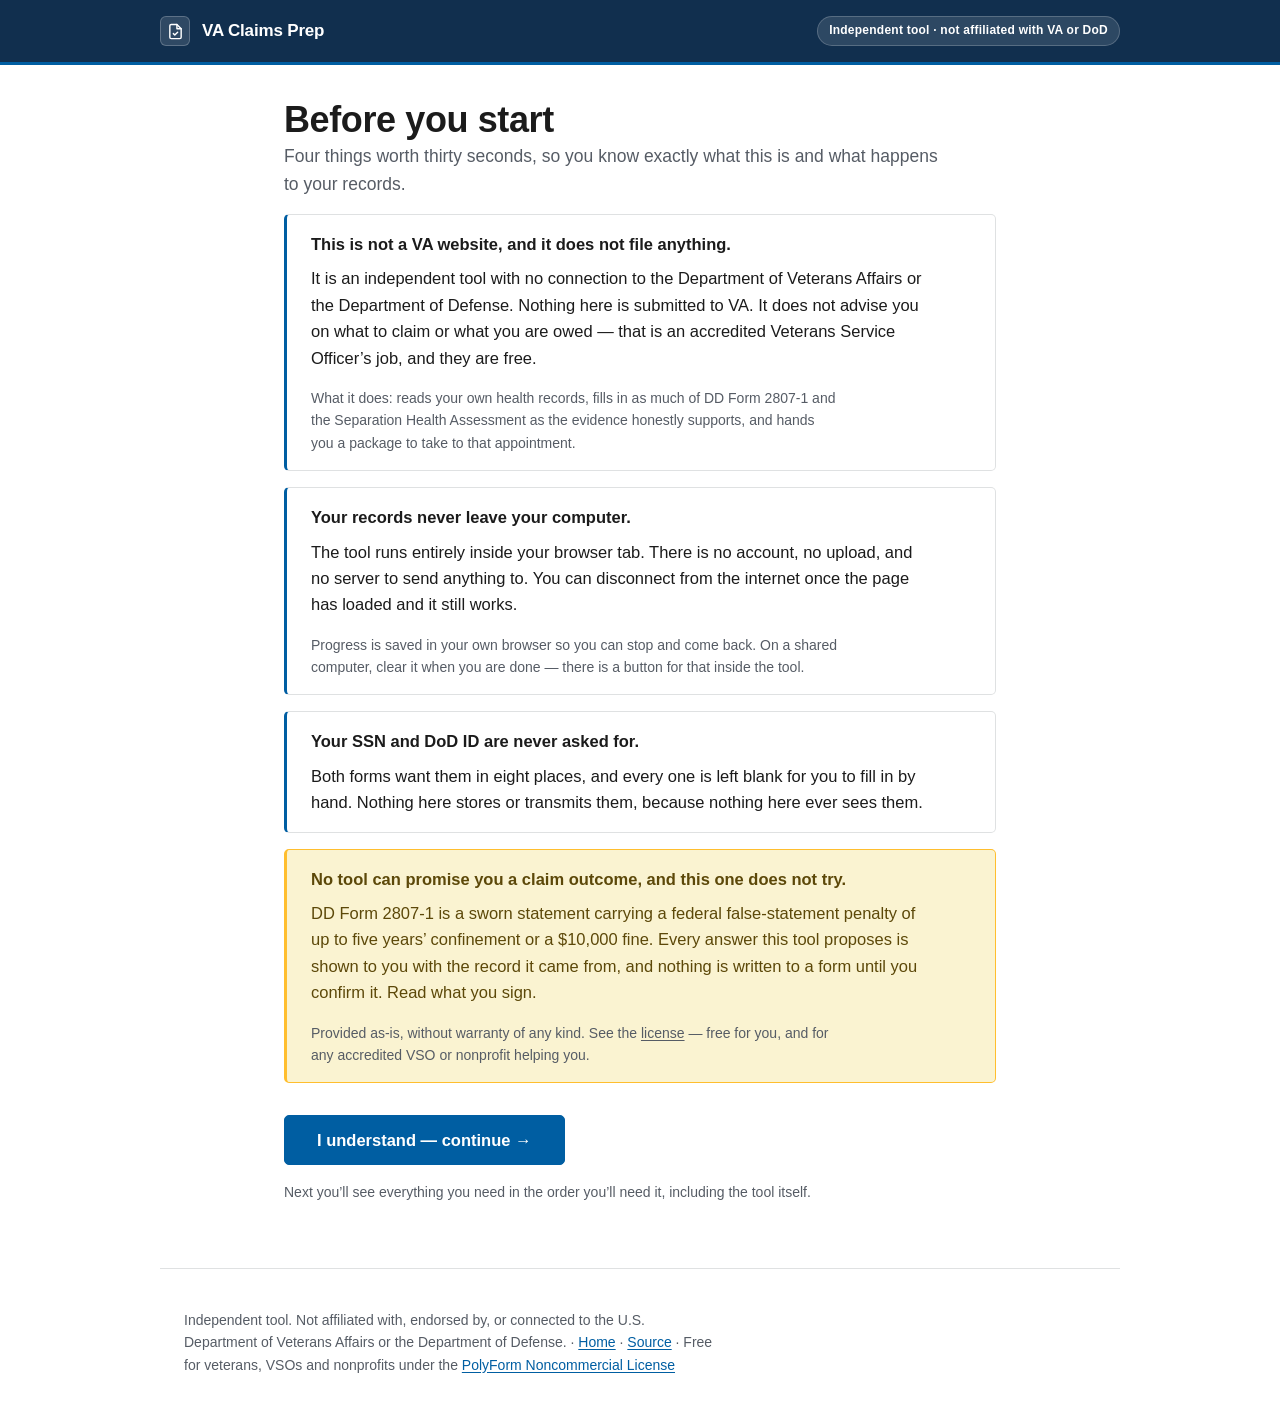
<file: docs/index.html>
<!doctype html>
<html lang="en">
<head>
<meta charset="utf-8">
<meta name="viewport" content="width=device-width, initial-scale=1">
<title>VA Claims Prep</title>
<link rel="canonical" href="disclaimer/">
<meta http-equiv="refresh" content="0; url=disclaimer/">
<meta name="robots" content="noindex">
<link rel="stylesheet" href="assets/base.css">
</head>
<body>
<!-- Root entry point. Everyone starts at the disclaimer.

     A meta refresh rather than a JS redirect: it works with scripting
     disabled, and this is the entry point -- it must not depend on
     anything. The link below is the fallback for the seconds before the
     refresh fires, and for anything that ignores it entirely. -->
<main class="wrap" id="main" style="padding:var(--s8) var(--s5)">
  <h1>VA Claims Prep</h1>
  <p class="lede">Taking you to the right page&hellip;</p>
  <p><a class="btn btn--lg" href="disclaimer/">Continue &rarr;</a></p>
</main>
<script>location.replace("disclaimer/");</script>
</body>
</html>
</file>
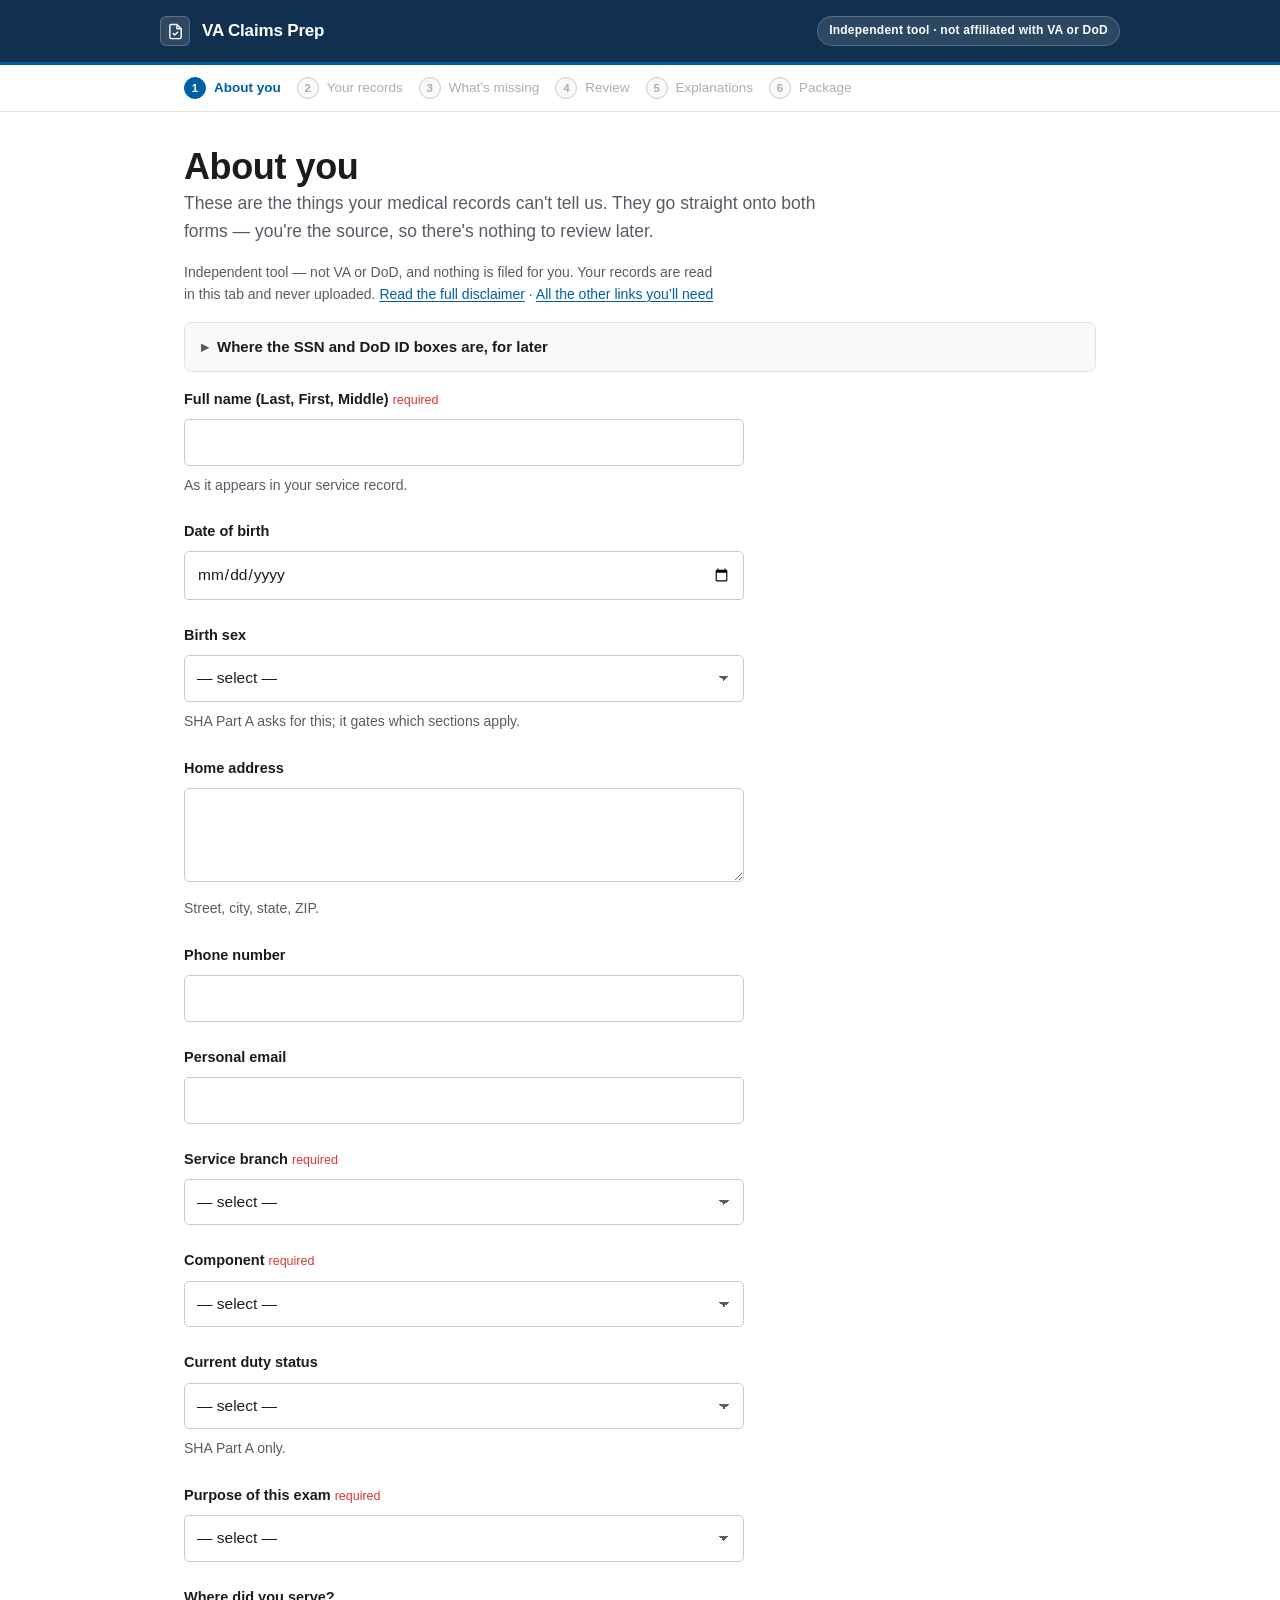
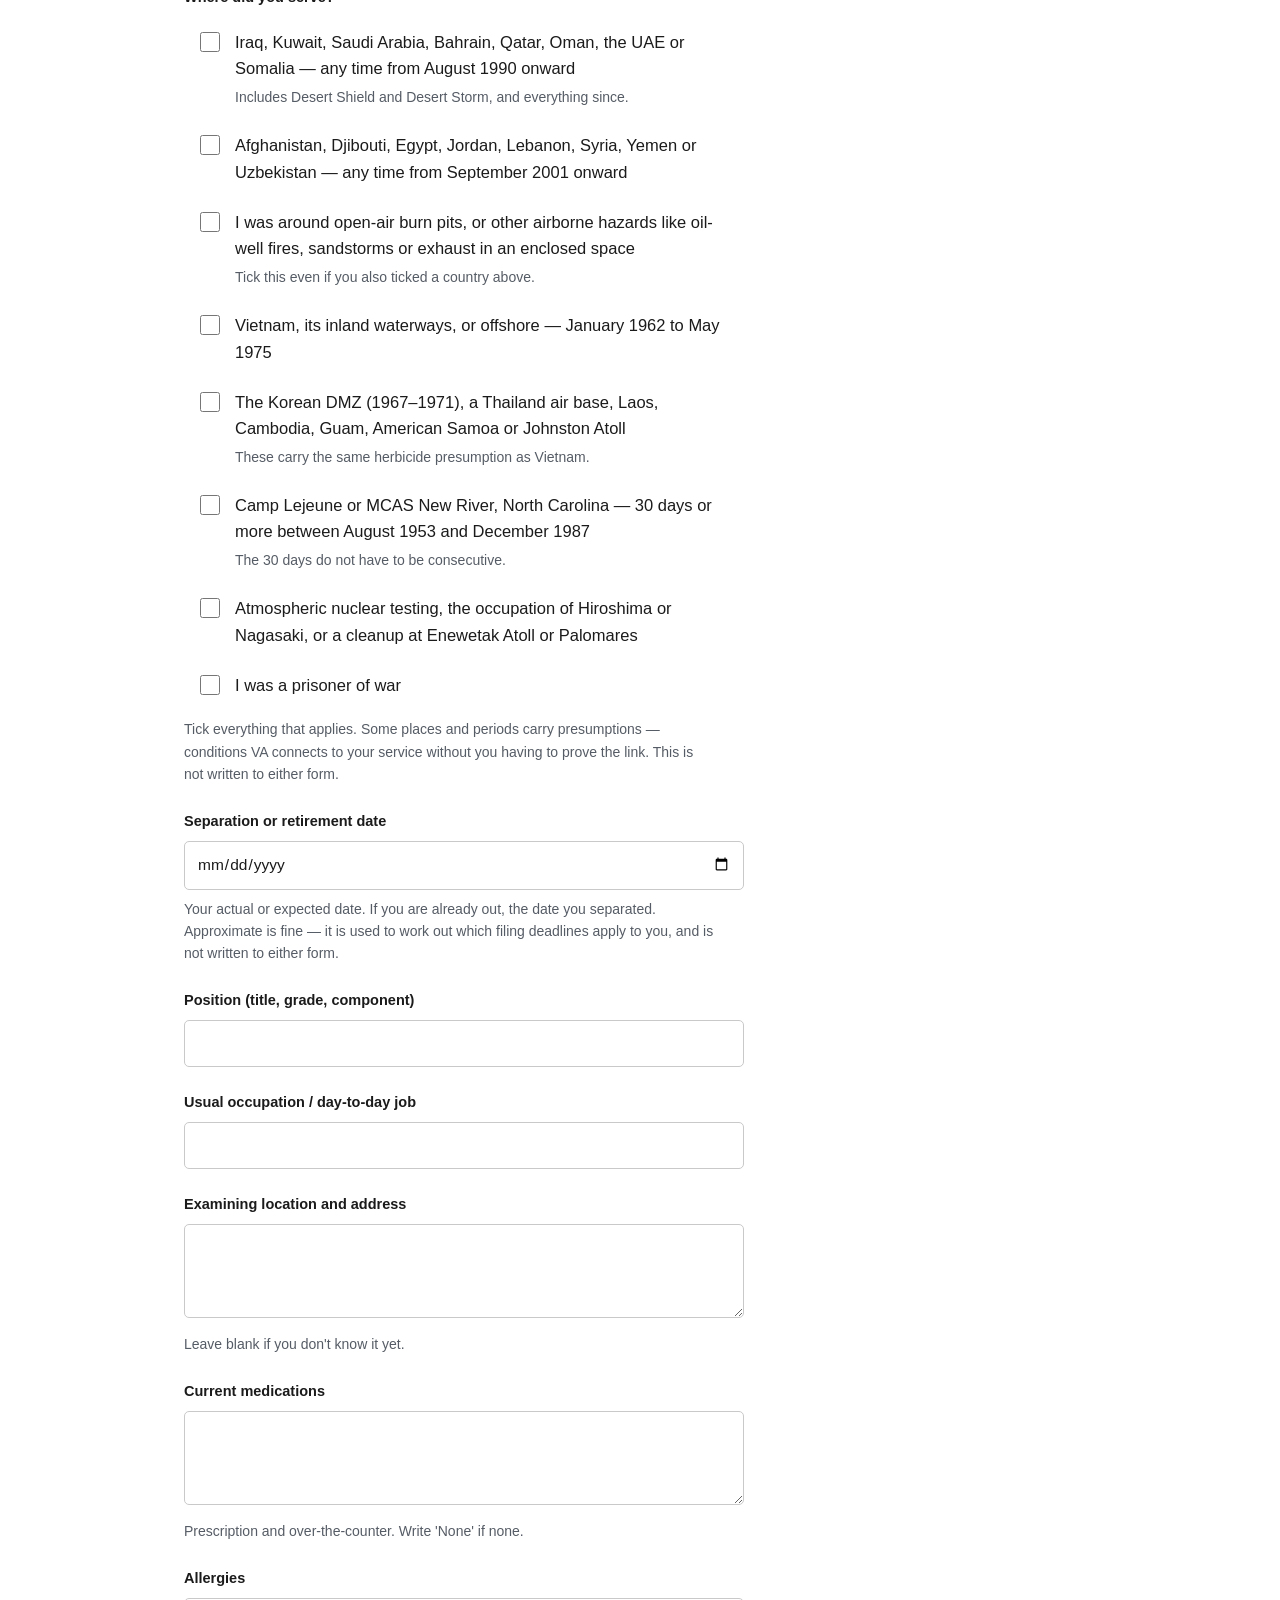
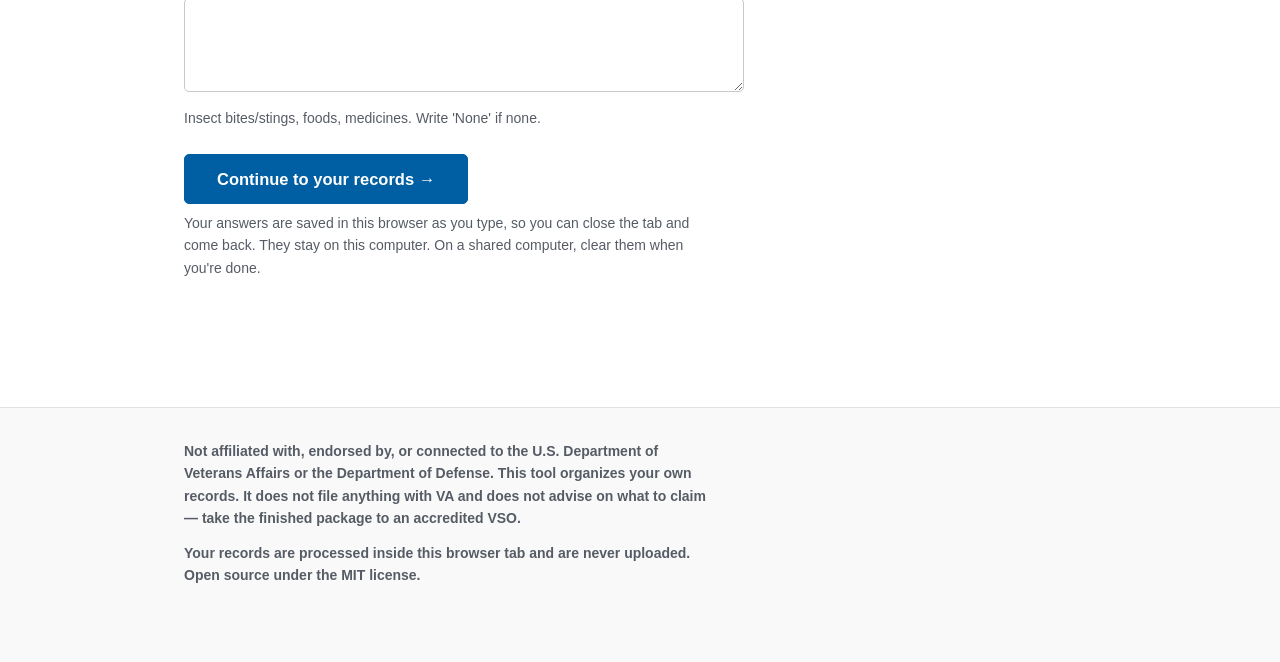
<file: docs/app/index.html>
<!doctype html>
<html lang="en">
<head>
<meta charset="utf-8">
<meta name="viewport" content="width=device-width, initial-scale=1">
<title>VA Claims Prep</title>
<link rel="canonical" href="../form/">
<meta http-equiv="refresh" content="0; url=../form/">
<meta name="robots" content="noindex">
<link rel="stylesheet" href="../assets/base.css">
</head>
<body>
<!-- The tool moved from /app/ to /form/. This link was shared before the move, so it keeps working.

     A meta refresh rather than a JS redirect: it works with scripting
     disabled, and this is the entry point -- it must not depend on
     anything. The link below is the fallback for the seconds before the
     refresh fires, and for anything that ignores it entirely. -->
<main class="wrap" id="main" style="padding:var(--s8) var(--s5)">
  <h1>VA Claims Prep</h1>
  <p class="lede">Taking you to the right page&hellip;</p>
  <p><a class="btn btn--lg" href="../form/">Continue &rarr;</a></p>
</main>
<script>location.replace("../form/");</script>
</body>
</html>
</file>
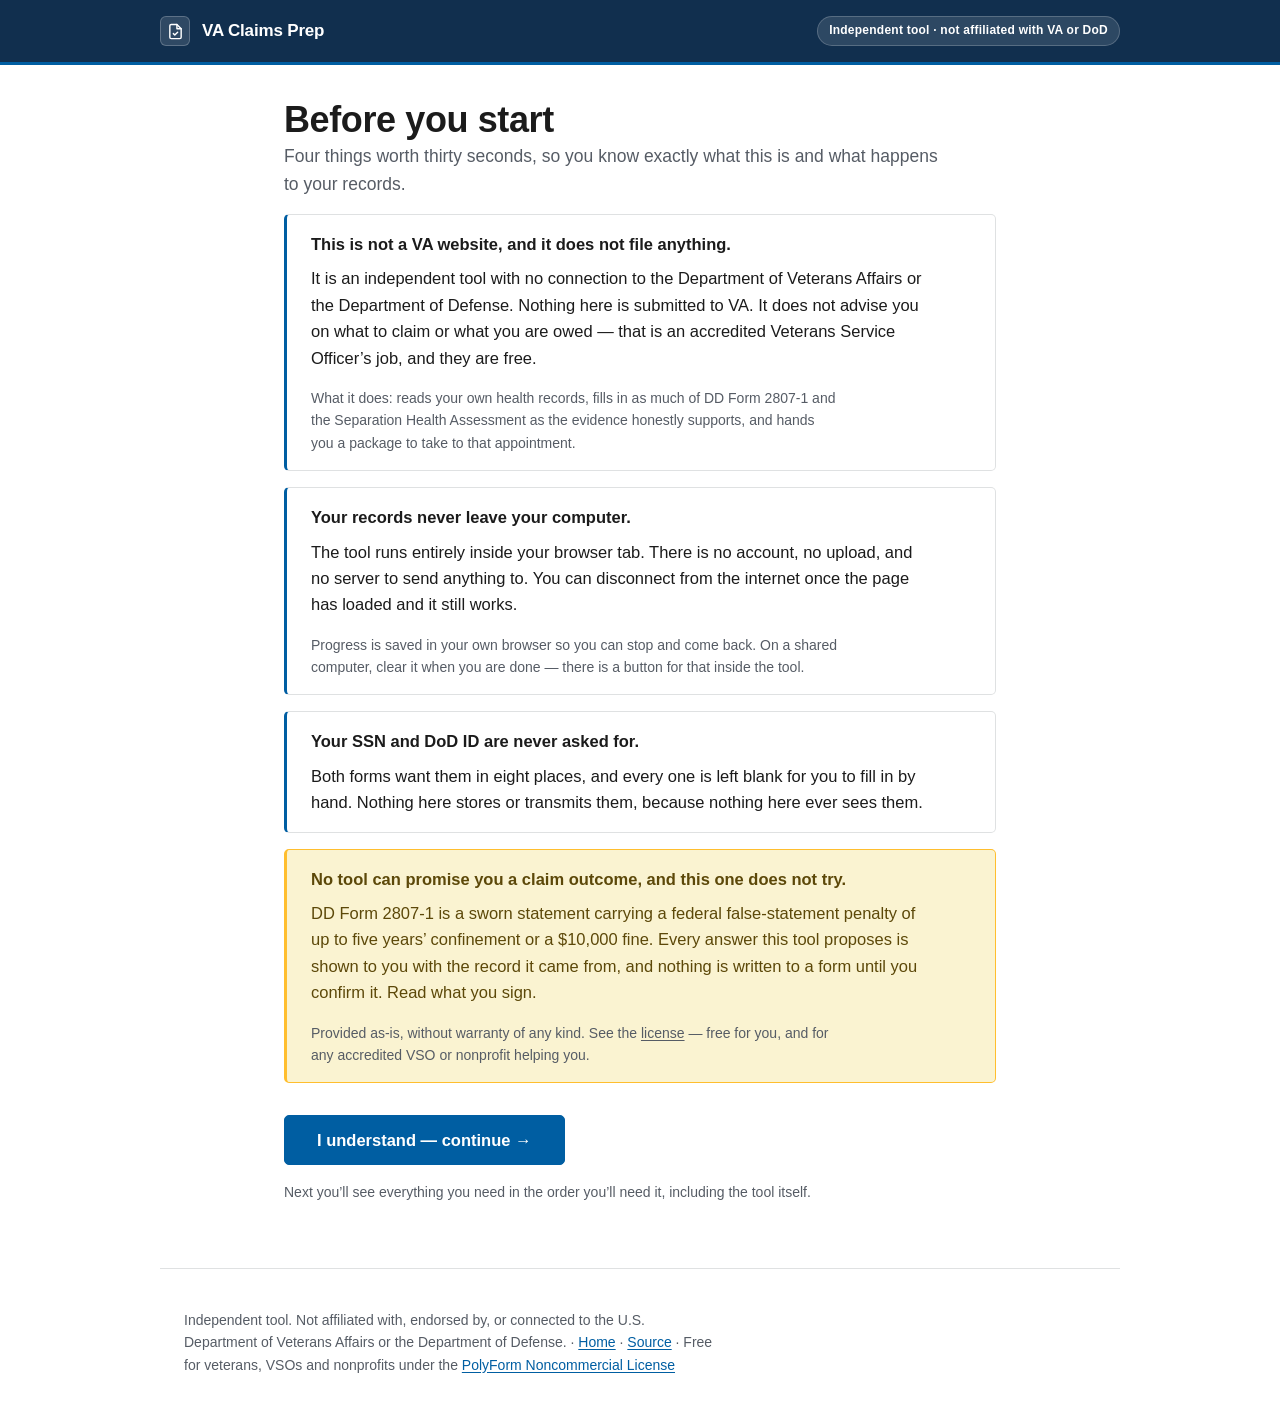
<file: docs/disclaimer/index.html>
<!doctype html>
<html lang="en">
<head>
<meta charset="utf-8">
<meta name="viewport" content="width=device-width, initial-scale=1">
<title>Before you start — VA Claims Prep</title>
<meta name="description" content="What this tool is, what it is not, and what happens to your records.">
<link rel="stylesheet" href="../assets/base.css?v=eade33a7df">
<link rel="icon" href="data:image/svg+xml,<svg xmlns=%22http://www.w3.org/2000/svg%22 viewBox=%220 0 100 100%22><text y=%22.9em%22 font-size=%2290%22>📄</text></svg>">
</head>
<body>

<a class="skip-link" href="#main">Skip to content</a>

<header class="masthead">
  <div class="wrap masthead__bar">
    <span class="wordmark">
      <span class="wordmark__mark" aria-hidden="true">
        <svg viewBox="0 0 24 24" fill="none" stroke="currentColor" stroke-width="2"
             stroke-linecap="round" stroke-linejoin="round">
          <path d="M14 2H6a2 2 0 0 0-2 2v16a2 2 0 0 0 2 2h12a2 2 0 0 0 2-2V8z"/>
          <polyline points="14 2 14 8 20 8"/><polyline points="9 15 11 17 15 13"/>
        </svg>
      </span>
      VA Claims Prep
    </span>
    <span class="unofficial">Independent tool &middot; not affiliated with VA or DoD</span>
  </div>
</header>

<main class="wrap" id="main" style="padding:var(--s6) var(--s5) var(--s8); max-width:760px">

  <h1>Before you start</h1>
  <p class="lede">Four things worth thirty seconds, so you know exactly what this is
  and what happens to your records.</p>

  <div class="note">
    <span class="note__title">This is not a VA website, and it does not file anything.</span>
    <p>It is an independent tool with no connection to the Department of Veterans
    Affairs or the Department of Defense. Nothing here is submitted to VA. It does
    not advise you on what to claim or what you are owed &mdash; that is an
    accredited Veterans Service Officer&rsquo;s job, and they are free.</p>
    <p class="help">What it does: reads your own health records, fills in as much of
    DD Form 2807-1 and the Separation Health Assessment as the evidence honestly
    supports, and hands you a package to take to that appointment.</p>
  </div>

  <div class="note">
    <span class="note__title">Your records never leave your computer.</span>
    <p>The tool runs entirely inside your browser tab. There is no account, no upload,
    and no server to send anything to. You can disconnect from the internet once the
    page has loaded and it still works.</p>
    <p class="help">Progress is saved in your own browser so you can stop and come
    back. On a shared computer, clear it when you are done &mdash; there is a button
    for that inside the tool.</p>
  </div>

  <div class="note">
    <span class="note__title">Your SSN and DoD ID are never asked for.</span>
    <p>Both forms want them in eight places, and every one is left blank for you to
    fill in by hand. Nothing here stores or transmits them, because nothing here ever
    sees them.</p>
  </div>

  <div class="note note--warn">
    <span class="note__title">No tool can promise you a claim outcome, and this one does not try.</span>
    <p>DD Form 2807-1 is a sworn statement carrying a federal false-statement penalty
    of up to five years&rsquo; confinement or a $10,000 fine. Every answer this tool
    proposes is shown to you with the record it came from, and nothing is written to a
    form until you confirm it. Read what you sign.</p>
    <p class="help">Provided as-is, without warranty of any kind. See the
    <a href="https://github.com/obtill199/va-claims-prep/blob/main/NOTICE.md"
       target="_blank" rel="noopener">license</a> &mdash; free for you, and for any accredited VSO or nonprofit helping you.</p>
  </div>

  <p style="margin-top:var(--s6)">
    <a class="btn btn--lg" href="../home/">I understand &mdash; continue &rarr;</a>
  </p>
  <p class="help">Next you&rsquo;ll see everything you need in the order you&rsquo;ll
  need it, including the tool itself.</p>

</main>

<footer class="wrap" style="padding:var(--s6) var(--s5); border-top:1px solid var(--n-200)">
  <p class="help">Independent tool. Not affiliated with, endorsed by, or connected to
  the U.S. Department of Veterans Affairs or the Department of Defense.
  &middot; <a href="../home/">Home</a>
  &middot; <a href="https://github.com/obtill199/va-claims-prep" target="_blank" rel="noopener">Source</a>  &middot; Free for veterans, VSOs and nonprofits under the <a href="https://github.com/obtill199/va-claims-prep/blob/main/NOTICE.md" target="_blank" rel="noopener">PolyForm Noncommercial License</a></p>
</footer>

</body>
</html>
</file>
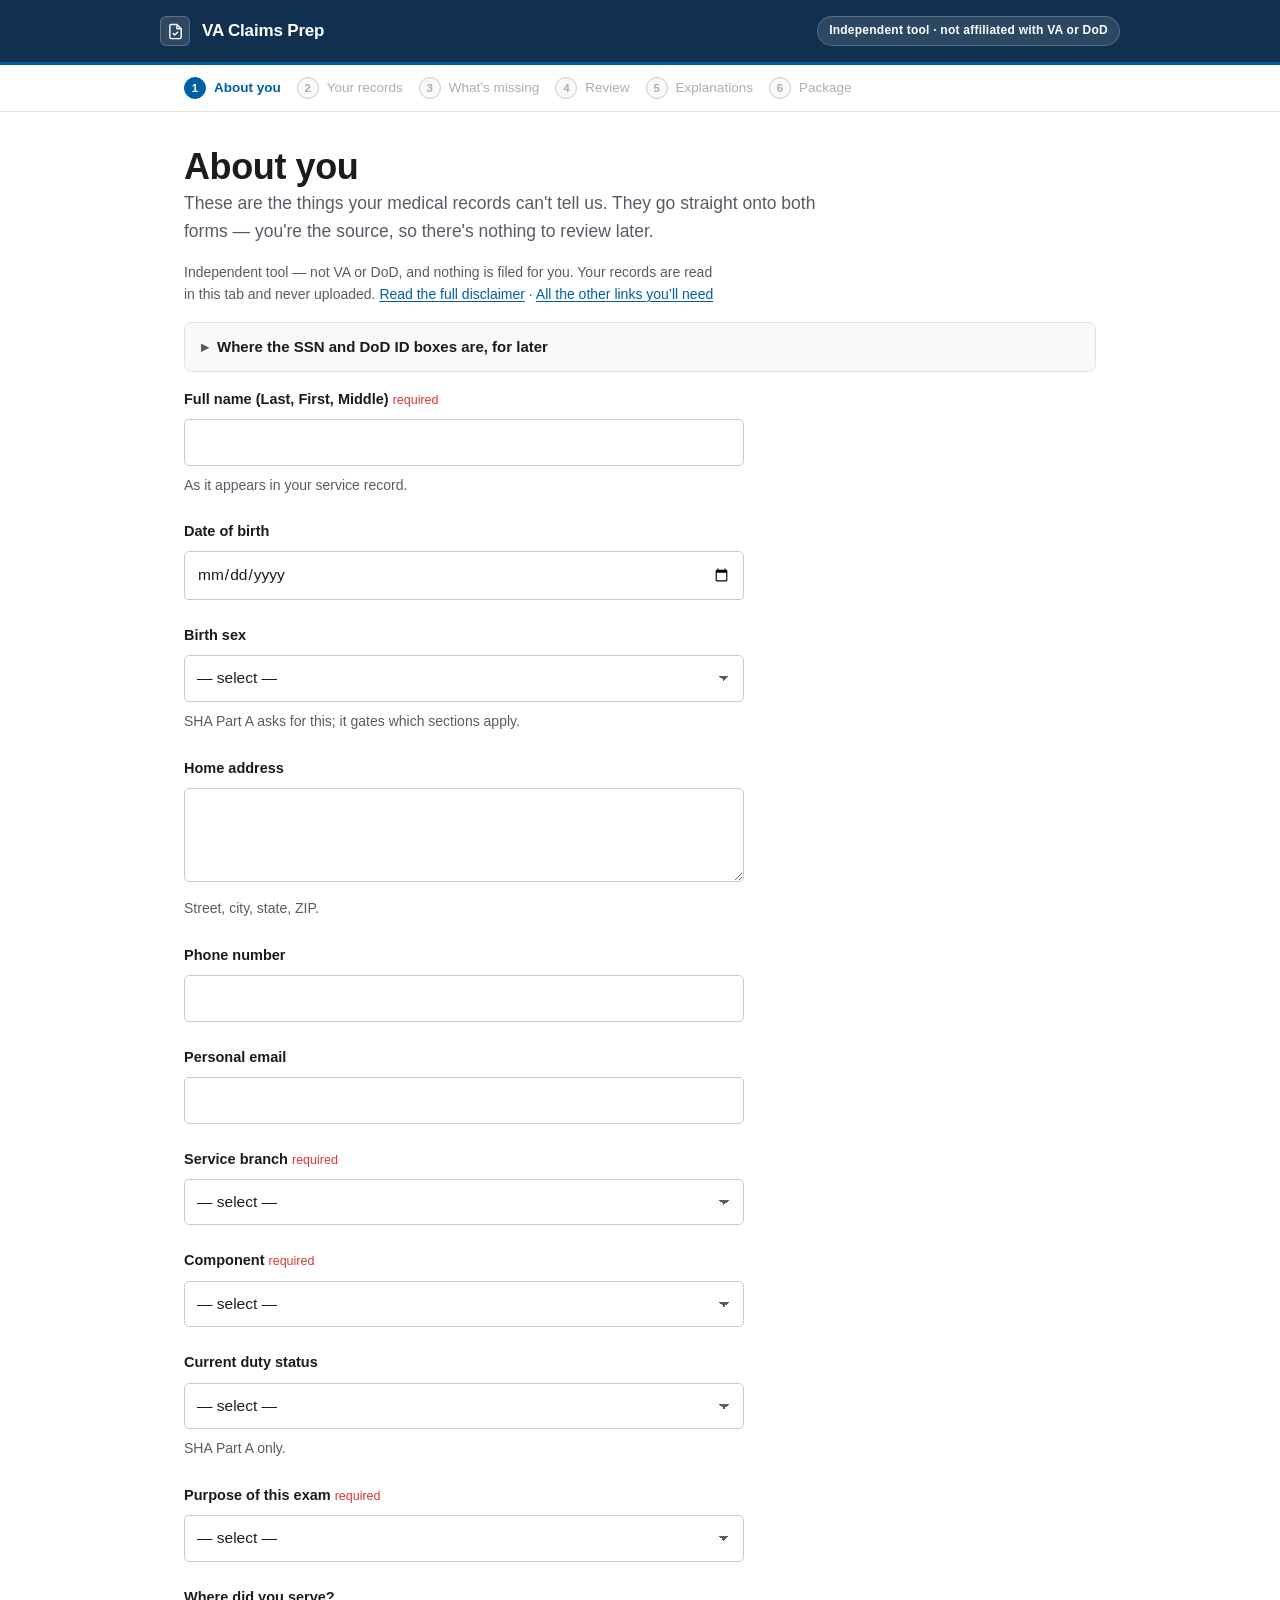
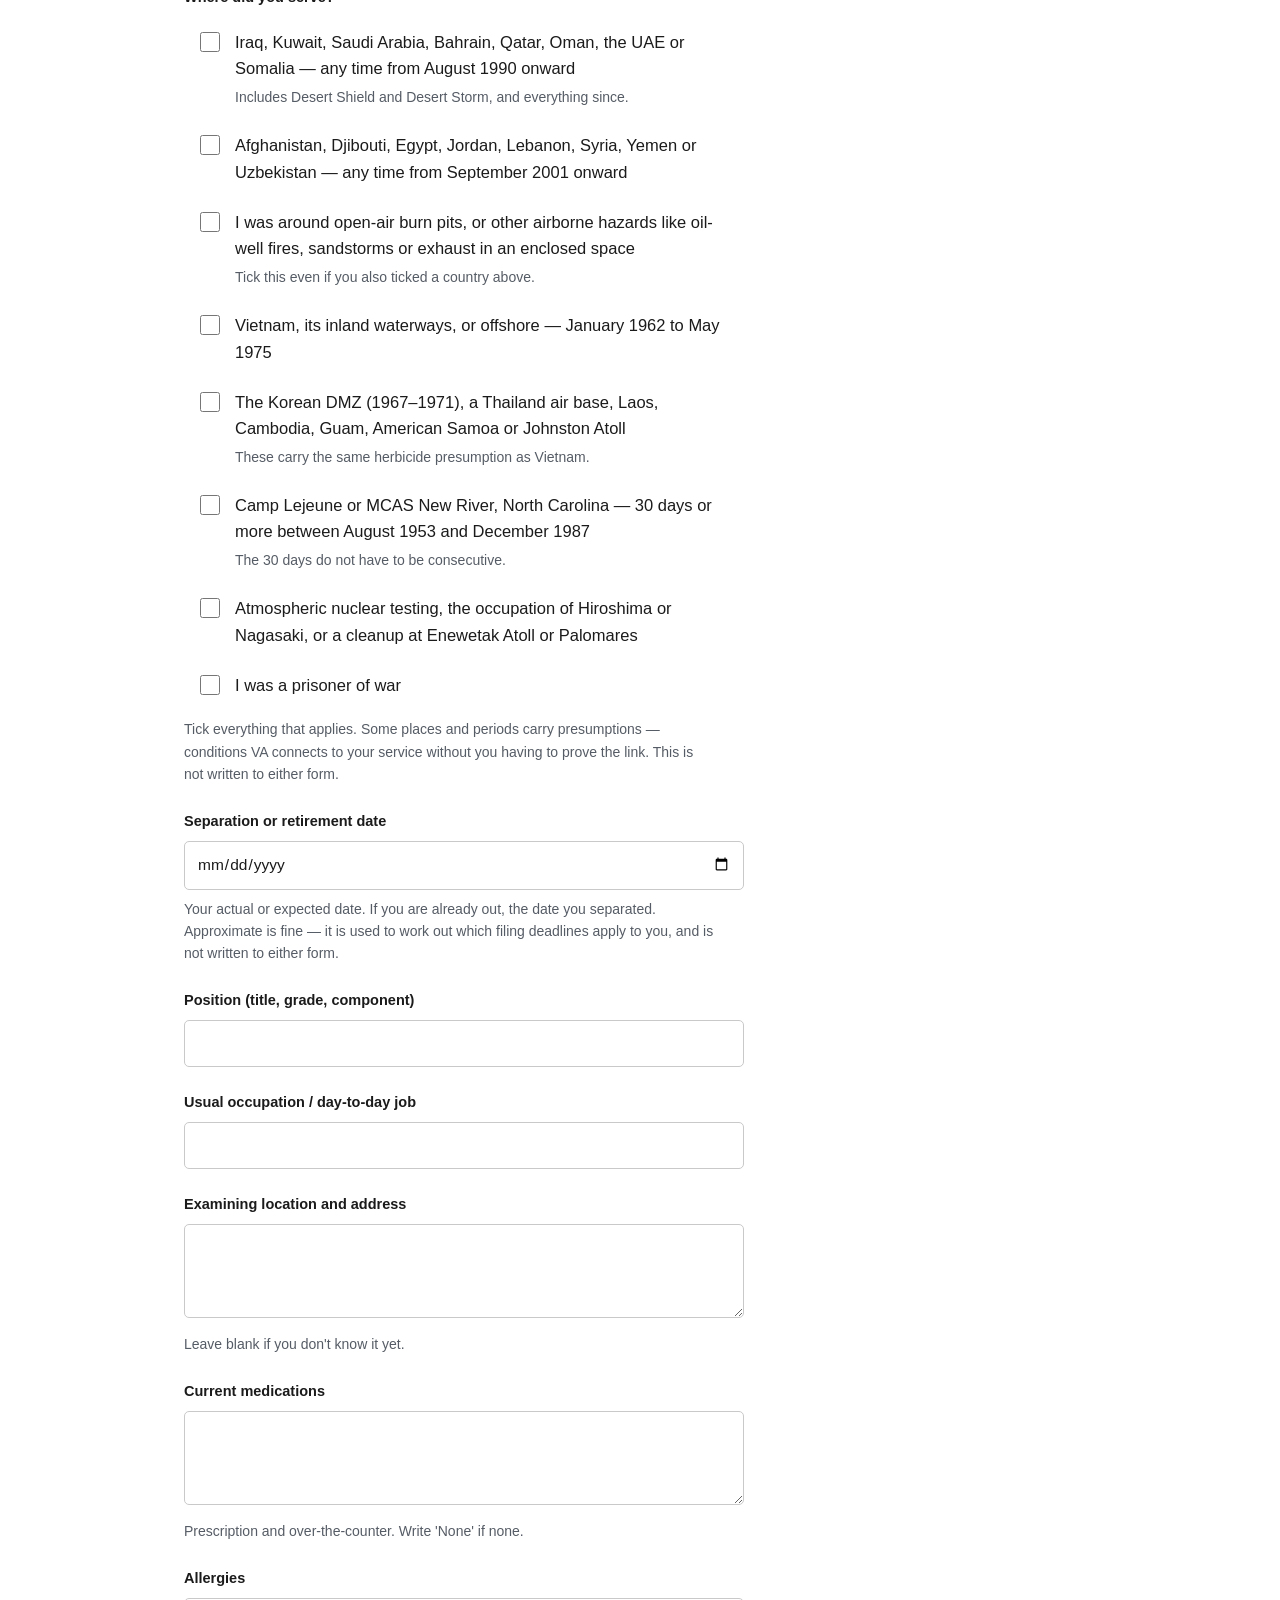
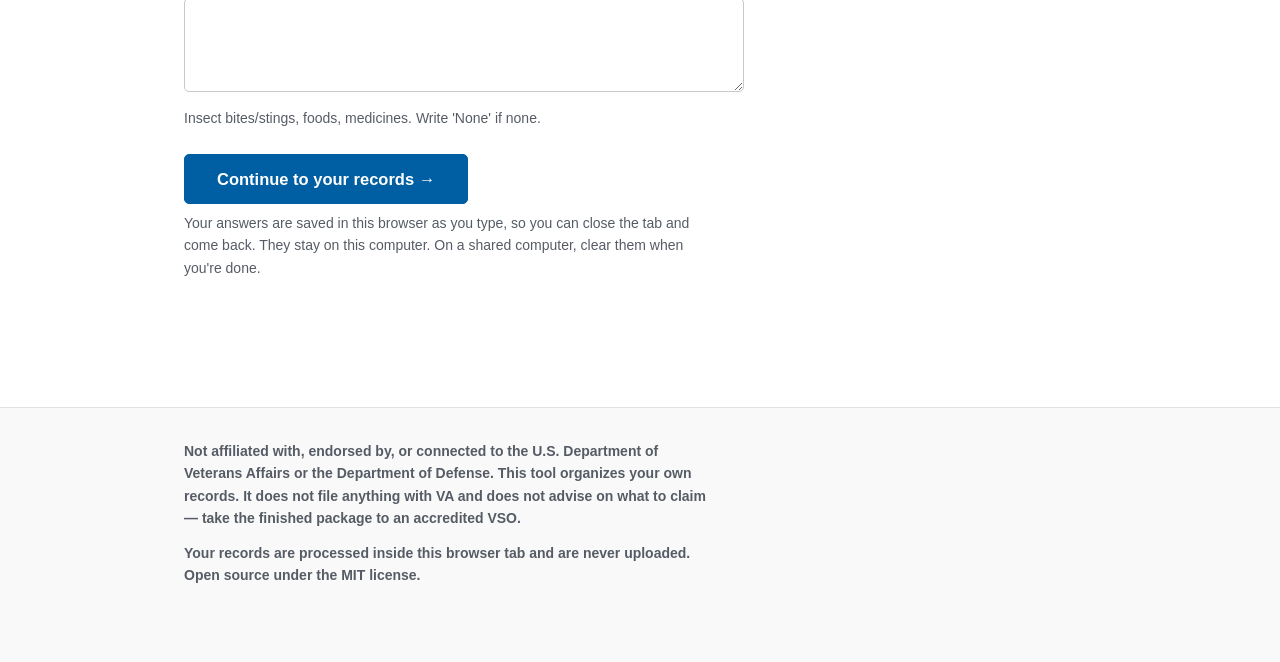
<file: docs/form/index.html>
<!doctype html>
<html lang="en">
<head>
<meta charset="utf-8">
<meta name="viewport" content="width=device-width, initial-scale=1">
<title>VA Claims Prep</title>
<meta name="robots" content="noindex">
<link rel="stylesheet" href="../assets/base.css?v=eade33a7df">
<style>
/* App-specific only. Everything shared lives in assets/base.css. */
.dropzone {
  border: 2px dashed var(--line-strong); background: var(--surface-alt);
  border-radius: var(--radius); padding: var(--s6) var(--s5); text-align: center;
  transition: border-color .13s ease, background .13s ease;
}
.dropzone:hover, .dropzone--active { border-color: var(--accent);
  background: var(--accent-soft); }
.dropzone input[type=file] { max-width: 100%; }

.proposal { background: var(--surface); border: 1px solid var(--line);
  border-radius: var(--radius); padding: var(--s4) var(--s5);
  margin-bottom: var(--s3); box-shadow: var(--shadow-sm); }
.proposal--low { border-left: 3px solid var(--line-strong); }
.proposal__meta { display: flex; gap: var(--s2); align-items: center;
  flex-wrap: wrap; margin-bottom: var(--s3); }
.proposal__q { font-size: 16.5px; font-weight: 650; margin: 0 0 var(--s1);
  line-height: 1.35; }
.proposal__why { font-size: 14.5px; color: var(--ink-muted); margin: 0 0 var(--s4); }
.proposal__choices { display: flex; gap: var(--s5); flex-wrap: wrap;
  border-top: 1px solid var(--line); padding-top: var(--s3); }
.choice { display: flex; align-items: center; gap: var(--s2); font-size: 14.5px;
  cursor: pointer; min-height: 32px; }
.choice input[type=radio] { width: 17px; height: 17px; accent-color: var(--accent);
  cursor: pointer; flex: 0 0 auto; }
.choice input[type=text] { width: 66px; min-height: 34px; padding: 4px var(--s2);
  font-size: 14px; }
.proposal__cite { margin: var(--s3) 0 0; padding-top: var(--s2);
  border-top: 1px solid var(--line); font-size: 12.5px; color: var(--ink-subtle); }

.download { display: flex; align-items: center; gap: var(--s3);
  background: var(--surface); border: 1px solid var(--line);
  border-radius: var(--radius); padding: var(--s3) var(--s4);
  margin-bottom: var(--s2); text-decoration: none; color: inherit;
  transition: border-color .13s ease, box-shadow .13s ease; }
.download:hover { border-color: var(--accent); box-shadow: var(--shadow-sm);
  color: inherit; }
.download__icon { width: 34px; height: 34px; flex: 0 0 auto; border-radius: 6px;
  background: var(--accent-soft); color: var(--accent); display: grid;
  place-items: center; font-size: 11px; font-weight: 700; }
.download__name { display: block; font-weight: 600; font-size: 14.5px; }
.download__desc { display: block; color: var(--ink-muted); font-size: 13px; }
</style>
</head>
<body>

<a class="skip-link" href="#main">Skip to content</a>

<header class="masthead">
  <div class="wrap masthead__bar">
    <a class="wordmark" href="../home/">
      <span class="wordmark__mark" aria-hidden="true">
        <svg viewBox="0 0 24 24" fill="none" stroke="currentColor" stroke-width="2"
             stroke-linecap="round" stroke-linejoin="round">
          <path d="M14 2H6a2 2 0 0 0-2 2v16a2 2 0 0 0 2 2h12a2 2 0 0 0 2-2V8z"/>
          <polyline points="14 2 14 8 20 8"/><polyline points="9 15 11 17 15 13"/>
        </svg>
      </span>
      VA Claims Prep
    </a>
    <span class="unofficial">Independent tool &middot; not affiliated with VA or DoD</span>
  </div>
</header>

<nav class="steps" aria-label="Progress">
  <div class="wrap">
    <ol class="steps__list">
      <li class="steps__item" id="nav-1" data-pos="1" aria-current="step">
        <span class="steps__num">1</span>About you</li>
      <li class="steps__item" id="nav-2" data-pos="2"><span class="steps__num">2</span>Your records</li>
      <li class="steps__item" id="nav-3" data-pos="3"><span class="steps__num">3</span>What&rsquo;s missing</li>
      <li class="steps__item" id="nav-4" data-pos="4"><span class="steps__num">4</span>Review</li>
      <li class="steps__item" id="nav-5" data-pos="5"><span class="steps__num">5</span>Explanations</li>
      <li class="steps__item" id="nav-6" data-pos="6"><span class="steps__num">6</span>Package</li>
    </ol>
    <span class="steps__track" aria-hidden="true"><i id="steps-fill" style="width:16.6%"></i></span>
  </div>
</nav>

<main class="wrap" id="main" style="padding:var(--s6) var(--s5) var(--s8)">

<!-- ---------------------------------------------------------- step 1 -->
<section id="step-1">
  <h1>About you</h1>
  <p class="lede">These are the things your medical records can't tell us. They go
  straight onto both forms — you're the source, so there's nothing to review later.</p>

  <!-- The full disclaimer is its own page, which everyone arriving through
       the front door has already passed. This line is for the person who
       bookmarked or was sent this URL directly: the two facts that matter
       most, and a way to read the rest. -->
  <p class="help" style="margin-bottom:var(--s4)">
    Independent tool &mdash; not VA or DoD, and nothing is filed for you. Your records
    are read in this tab and never uploaded.
    <a href="../disclaimer/">Read the full disclaimer</a> &middot;
    <a href="../home/">All the other links you&rsquo;ll need</a>
  </p>
  <div class="note note--warn" id="resume-banner" hidden>
    <span class="note__title">You have saved progress on this device.</span>
    <p id="resume-detail"></p>
    <p><button type="button" class="btn" id="resume-go">Pick up where I left off</button>
       <button type="button" class="btn btn--secondary" id="resume-discard">Start over</button></p>
  </div>


  <div id="timing-panel" hidden></div>

  <details class="tier-group" style="margin:0 0 var(--s4)">
    <summary>Where the SSN and DoD ID boxes are, for later</summary>
    <div>
      <p class="help">Eight boxes in four places, all left blank for you.
      <strong>DD 2807-1:</strong> items 2a and 2b on page 1, the SSN and DoD ID boxes
      in the header of page 2, and again in the header of page 3.
      <strong>SHA Part A:</strong> the SSN and DoD ID fields in section 1.</p>
    </div>
  </details>

  <div id="intake-errors" class="note note--err hidden"></div>
  <div id="intake-fields"></div>
  <button class="btn btn--lg" id="to-upload">Continue to your records →</button>
  <span id="draftstatus" class="help" style="margin-left:10px"></span>
  <button type="button" id="cleardraft" class="btn btn--ghost hidden" style="margin-left:6px">Clear saved answers</button>
  <p class="help" id="draftnote">Your answers are saved in this browser as you type, so you
  can close the tab and come back. They stay on this computer. On a shared computer,
  clear them when you're done.</p>
</section>

<!-- ---------------------------------------------------------- step 2 -->
<section id="step-2" class="hidden">
  <h1>Your records</h1>
  <p class="lede">Drop in your health record PDFs. Everything is processed inside this
  browser tab.</p>

  
  <div id="timing-panel-2" hidden></div>

<div id="boot" class="status-row">
    <span class="spinner"></span>
    <div><span class="note__title">Loading the engine…</span>
      <p class="help" id="boot-detail">This started while you were filling in the
      previous step, so it is usually already finished. First visit downloads about
      15&nbsp;MB; it is cached afterwards.</p></div>
  </div>

  <div class="note note--warn">
    <span class="note__title">Scanned records need the desktop version.</span>
    <p>This browser build reads PDFs that have a text layer — an MHS Genesis export
    does. It cannot OCR a scanned AF form, because that uses a native library the
    browser can't run. Scanned files will say so rather than silently producing
    nothing.</p>
  </div>

  <details class="tier-group" style="margin:0 0 var(--s4)">
    <summary>I don&rsquo;t have my records yet</summary>
    <div>
      <p class="help">Request these first — some take weeks to arrive. All are free
      and official.</p>
      <div class="cards">
        <a class="card" href="https://milconnect.dmdc.osd.mil/milconnect/" target="_blank" rel="noopener">
          <span class="card__title">milConnect</span>
          <span class="card__desc">DD-214, service treatment records and personnel file.
          Fastest route if you served recently.</span></a>
        <a class="card" href="https://patientportal.mhsgenesis.health.mil/" target="_blank" rel="noopener">
          <span class="card__title">MHS Genesis Patient Portal</span>
          <span class="card__desc">Your DoD medical record. This export is the one this
          tool reads best.</span></a>
        <a class="card" href="https://www.va.gov/records/get-military-service-records/" target="_blank" rel="noopener">
          <span class="card__title">VA: request service records</span>
          <span class="card__desc">Which route applies to you, by service era.</span></a>
      </div>
      <p class="help">Ask for the <strong>complete</strong> file, including scanned and
      paper documents — duty-limiting profiles and AF Form 469s usually live only
      there, and they are often the strongest evidence you have.</p>
    </div>
  </details>

  <div id="upload-errors" class="note note--err hidden"></div>
  <div class="dropzone">
    <label class="field__label" for="files">Choose your record PDFs</label>
    <input type="file" id="files" accept="application/pdf" multiple
           aria-describedby="files-help">
    <p class="help" id="files-help">PDF only. Nothing leaves this page.</p>
  </div>
  <button class="btn btn--lg" id="process" disabled>Process records →</button>
  <div id="processing" class="status-row hidden">
    <span class="spinner"></span><div><strong id="proc-msg">Working…</span></div>
  </div>
</section>

<!-- ---------------------------------------------------------- step 3 -->
<section id="step-3" class="hidden">
  <h1>What bothers you that isn&rsquo;t in your records?</h1>
  <p class="lede">This is the part your records cannot answer. The conditions
  service members most often go uncompensated for are the ones nobody ever
  wrote down.</p>

  <div class="note" id="found-summary"></div>

  <div class="note note--warn">
    <span class="note__title">Nothing here checks a box on its own.</span>
    <p>Anything you tick shows up on the next screen as a <em>suggested answer</em>.
    You decide there whether to use it.</p>
    <p>It will be worded the way the form words it. &ldquo;Ringing in my ears&rdquo;
    is not the same as &ldquo;a hearing loss&rdquo;, and you should see the exact
    sentence before you agree to it.</p>
  </div>

  <p class="help">Tick anything that is true for you, whether or not you ever
  reported it. Never going to sick call is ordinary, and it is not evidence that
  nothing was wrong. Skip the whole screen if nothing applies.</p>

  <div id="sr-catalog"></div>

  <div class="field">
    <label class="field__label" for="sr-other">Anything else &mdash; one per line</label>
    <textarea id="sr-other" rows="4" placeholder="Jaw clicking&#10;Night sweats"></textarea>
    <p class="help">In your own words. These will not match a form question, but they
    go on the worksheet your VSO reads, and each one gets a buddy-letter template.</p>
  </div>

  <button class="btn btn--lg" id="to-review">Continue &rarr;</button>
  <button class="btn btn--secondary" id="skip-missing">Nothing to add &mdash; skip</button>
</section>

<!-- ---------------------------------------------------------- step 4 -->
<section id="step-4" class="hidden">
  <h1>Check each answer</h1>
  <p class="lede">We found these in your records. None of them go on a form until
  you say so.</p>

  <div class="note note--warn">
    <span class="note__title">Read these carefully.</span>
    <p>DD Form 2807-1 is a sworn statement. Getting it wrong on purpose is a
    federal offense &mdash; up to 5 years in prison or a $10,000 fine.</p>
    <p>Your records may hold things you have never seen. Say yes only to what you
    know is true.</p>
  </div>

  <h2>What was read from your files</h2>
  <div id="file-table"></div>

  <h2 id="prop-heading">What we found</h2>
  <p class="help">Strongest first. Ones marked <span class="badge badge--err">low</span>
  have no diagnosis behind them &mdash; just words that showed up near that question.
  Those start on <strong>Leave blank</strong>. If you skip one, the box stays empty.
  Nothing is claimed for you.</p>
  <div id="proposals"></div>
  <div id="unmapped"></div>

  <div class="note">
    <span class="note__title" id="saved-note">Progress saves automatically on this device</span>
    <p class="help">Your answers and the conditions we found stay in this browser, on
    this computer. Nothing is uploaded. Your record files are never saved.</p>
    <p class="help">Close the tab and you can come back without uploading again. Saved
    progress is deleted after 14 days.
    <button type="button" class="linkbtn" id="clear-saved">Clear saved progress now</button></p>
  </div>

  <button class="btn btn--lg" id="to-explain">Save decisions →</button>
</section>

<!-- ---------------------------------------------------------- step 5 -->
<section id="step-5" class="hidden">
  <h1>Explain your “Yes” answers</h1>
  <p class="lede">Every &ldquo;Yes&rdquo; needs an explanation. We have drafted one
  for each, using only what your records show.</p>
  <p class="lede">Change any of it. Your own words are better than ours.</p>
  <div class="note">
    <p>These were generated from your records, so read them before they go on the form.
    They deliberately don't characterise severity, cause, or service connection — that's
    your and your VSO's judgement, not this tool's.</p>
  </div>
  <div class="note note--warn" id="item29-todo" hidden></div>
  <h2 id="item29-heading">DD 2807-1 — Item 29</h2>
  <textarea id="item29" rows="14" aria-labelledby="item29-heading"
            aria-describedby="item29-todo"></textarea>
  <div id="sha-explains"></div>
  <p class="help" id="saved-note-2">Your edits here save automatically on this device.</p>
  <button class="btn btn--lg" id="to-package">Continue to your package →</button>
</section>

<!-- ---------------------------------------------------------- step 6 -->
<section id="step-6" class="hidden">
  <h1>Your VSO package</h1>
  <p class="lede" id="package-lede"></p>

  <div id="building" class="status-row"><span class="spinner"></span>
    <div><span class="note__title">Building your documents…</span></div></div>
  <div id="downloads"></div>

  <h2>What to do next</h2>
  <ol class="stack" style="padding-left:var(--s5)">
    <li><strong>Do not sign anything yet.</strong> Both forms are unsigned on purpose.
      Sign them after your VSO has read them, not before.</li>
    <li><strong>Write in your SSN and DoD ID by hand.</strong> We never ask for them,
      so eight boxes are blank. They are in four places: DD 2807-1 items 2a and 2b on
      page 1, the top of page 2, the top of page 3, and section 1 of SHA Part A.</li>
    <li id="next-item29" hidden><strong>Finish Item 29.</strong> <span id="next-item29-detail"></span></li>
    <li><strong>Book a free accredited VSO.</strong> They are free, they do this daily,
      and they are the ones accredited to advise on what to claim.
      <a href="https://www.va.gov/get-help-from-accredited-representative/" target="_blank" rel="noopener">Find one at VA&rsquo;s directory</a>.</li>
    <li><strong>Bring:</strong> this whole package, your DD-214, your complete service
      treatment records, and any private medical records VA does not already hold.</li>
    <li><strong>Ask them four things:</strong> which conditions are worth claiming.
      Whether any are <em>presumptive</em> &mdash; that means VA accepts the link to
      your service without you having to prove it. Whether anything is missing. And if
      you are still serving, whether you are inside the BDD window.</li>
  </ol>
  <details class="tier-group" id="increase-block" style="margin:var(--s5) 0">
    <summary>Already rated for one of these? Ask about a higher rating</summary>
    <div>
      <p class="help">If VA already rates you for a condition and it has got
      worse, that is an <strong>increase claim</strong> &mdash; a different thing
      from a new one. Enter what you are rated now and we will tell you what the
      next level asks for, and what has to be measured to show it.</p>
      <div class="note note--warn">
        <span class="note__title">Know this before you file.</span>
        <p>Asking for an increase usually means a new examination. If that exam
        shows the condition improved, VA can <strong>lower</strong> the rating you
        already have. It is uncommon for a well-documented condition, but you
        should hear it from us and not afterwards.</p>
      </div>
      <div id="increase-rows"></div>
      <button class="btn" id="increase-go" type="button">Build my increase plan</button>
      <p class="help" id="increase-status"></p>
    </div>
  </details>

  <div id="presumptive-panel" hidden></div>
  <div id="secondary-panel" hidden></div>

  <div class="note">
    <span class="note__title">The conditions worksheet is the part to hand over first.</span>
    <p>It lists everything found in your records with the page it came from, including
    the conditions this tool could not match to a form question. That list is exactly
    what a VSO needs to spot what you have missed.</p>
  </div>
</section>

</main>

<footer class="site-footer">
  <div class="wrap">
    <p><strong>Not affiliated with, endorsed by, or connected to the U.S. Department
    of Veterans Affairs or the Department of Defense.</strong> This tool organizes your
    own records. It does not file anything with VA and does not advise on what to
    claim — take the finished package to an accredited VSO.</p>
    <p>Your records are processed inside this browser tab and are never uploaded.
    Open source under the MIT license.</p>
  </div>
</footer>

<script src="pyodide/pyodide.js"></script>
<script>
"use strict";

// --------------------------------------------------------------- state
const S = { answers:{}, perFile:null, conditions:null, proposals:[], unmapped:[],
            item29:"", shaExplains:{}, shaLabels:{}, outputs:null };
let py = null;

// <<< GENERATED QUESTIONS -- edit intake.py, not this
const QUESTIONS = [
  ["full_name", "Full name (Last, First, Middle)", "text", null, "As it appears in your service record.", true],
  ["date_of_birth", "Date of birth", "date", null, null, false],
  ["birth_sex", "Birth sex", "choice", ["Male", "Female"], "SHA Part A asks for this; it gates which sections apply.", false],
  ["address", "Home address", "textarea", null, "Street, city, state, ZIP.", false],
  ["phone", "Phone number", "text", null, null, false],
  ["email", "Personal email", "text", null, null, false],
  ["branch", "Service branch", "choice", ["Army", "Navy", "Marine Corps", "Air Force", "Space Force", "Coast Guard", "USPHS", "NOAA"], null, true],
  ["component", "Component", "choice", ["Regular", "Reserve", "National Guard"], null, true],
  ["duty_status", "Current duty status", "choice", ["Active Component", "Active Duty  Active Guard Reserve", "Active Duty  Non-Active Guard Reserve", "Not on active duty"], "SHA Part A only.", false],
  ["purpose", "Purpose of this exam", "choice", ["Separation", "Retirement", "Medical Board", "Retention"], null, true],
  ["exposures", "Where did you serve?", "multi", [["swa", "Iraq, Kuwait, Saudi Arabia, Bahrain, Qatar, Oman, the UAE or Somalia — any time from August 1990 onward", "Includes Desert Shield and Desert Storm, and everything since."], ["post911", "Afghanistan, Djibouti, Egypt, Jordan, Lebanon, Syria, Yemen or Uzbekistan — any time from September 2001 onward", null], ["burnpit", "I was around open-air burn pits, or other airborne hazards like oil-well fires, sandstorms or exhaust in an enclosed space", "Tick this even if you also ticked a country above."], ["vietnam", "Vietnam, its inland waterways, or offshore — January 1962 to May 1975", null], ["herbicide_other", "The Korean DMZ (1967–1971), a Thailand air base, Laos, Cambodia, Guam, American Samoa or Johnston Atoll", "These carry the same herbicide presumption as Vietnam."], ["lejeune", "Camp Lejeune or MCAS New River, North Carolina — 30 days or more between August 1953 and December 1987", "The 30 days do not have to be consecutive."], ["radiation", "Atmospheric nuclear testing, the occupation of Hiroshima or Nagasaki, or a cleanup at Enewetak Atoll or Palomares", null], ["pow", "I was a prisoner of war", null]], "Tick everything that applies. Some places and periods carry presumptions — conditions VA connects to your service without you having to prove the link. This is not written to either form.", false],
  ["separation_date", "Separation or retirement date", "date", null, "Your actual or expected date. If you are already out, the date you separated. Approximate is fine — it is used to work out which filing deadlines apply to you, and is not written to either form.", false],
  ["position", "Position (title, grade, component)", "text", null, null, false],
  ["occupation", "Usual occupation / day-to-day job", "text", null, null, false],
  ["exam_location", "Examining location and address", "textarea", null, "Leave blank if you don't know it yet.", false],
  ["medications", "Current medications", "textarea", null, "Prescription and over-the-counter. Write 'None' if none.", false],
  ["allergies", "Allergies", "textarea", null, "Insect bites/stings, foods, medicines. Write 'None' if none.", false]
];
// >>> END GENERATED QUESTIONS

const $ = id => document.getElementById(id);
const esc = s => String(s==null?"":s).replace(/[&<>"']/g,
  c => ({"&":"&amp;","<":"&lt;",">":"&gt;",'"':"&quot;","'":"&#39;"}[c]));

// The disclaimers moved to their own page at /disclaimer/, so this file is
// six steps again with no door in front of them.
const STEP_COUNT = document.querySelectorAll("section[id^='step-']").length;

function show(n){
  for (let i=1;i<=STEP_COUNT;i++){
    $("step-"+i).classList.toggle("hidden", i!==n);
    const nav = $("nav-"+i);
    if (i === n) nav.setAttribute("aria-current","step");
    else nav.removeAttribute("aria-current");
    nav.dataset.done = i < n ? "true" : "false";
    if (i < n) nav.querySelector(".steps__num").textContent = "\u2713";
    else nav.querySelector(".steps__num").textContent = String(i);
  }
  const fill = $("steps-fill");
  if (fill) fill.style.width = (n / STEP_COUNT * 100) + "%";
  window.scrollTo(0,0);
  // Move focus to the new step so screen-reader and keyboard users are not
  // stranded at the bottom of the previous one.
  const heading = $("step-"+n).querySelector("h1");
  if (heading) { heading.setAttribute("tabindex","-1"); heading.focus({preventScroll:true}); }
}

// ------------------------------------------------------- saved progress
// Only the questionnaire used to survive a closed tab. Everything after it
// -- the extraction, every review decision, the drafted Item 29 -- was lost,
// so an interruption twenty minutes in meant starting over. That is the
// costliest failure in the flow, because the person simply does not come
// back. This persists the work as it happens.
//
// It stays on this device, like everything else here. It does contain
// condition names and dates, so it is disclosed on the review screen and
// clearable in one click, and it expires on its own after 14 days.
const DRAFT_KEY = "va-claims-prep:intake:v1";
const SESSION_KEY = "va-claims-prep:session:v1";
const SESSION_TTL_DAYS = 14;
// Bump when the saved shape changes. A save written by an older build would
// otherwise reach the extractor missing a key and throw there instead of
// being discarded here -- which is how the member learns their saved
// progress is gone: an error, not a clean restart.
const SESSION_SHAPE = 1;
// Generated by tools/build_web.py from presumptives.REVIEWED. Shown so a
// member can see how old the list is: presumptive lists are law and they
// change, and a stale one is worse than none because it reads as current.
const PRESUMPTIVE_REVIEWED = "August 2026";
// Written by tools/build_web.py from whatever wheel is vendored in
// docs/form/pyodide/, so bumping the file is the only step.
const PYPDF_WHEEL = "pypdf-6.16.2-py3-none-any.whl";
// Set by tools/build_web.py from a hash of the shipped modules. Without it
// a returning visitor boots this page against whatever Python their browser
// cached last time.
const PY_BUILD = "e8b707094b";

function saveSession(){
  try {
    localStorage.setItem(SESSION_KEY, JSON.stringify({
      v: SESSION_SHAPE,
      savedAt: Date.now(),
      answers: S.answers,
      perFile: S.perFile,
      conditions: S.conditions,
      unmapped: S.unmapped,
      selfReport: (typeof selfReportAnswers === "function" && $("sr-catalog"))
                    ? selfReportAnswers() : (S.selfReport || null),
      decisions: collectDecisions(true),
      touched: S.touched ? [...S.touched] : [],
      item29: S.item29,
      shaExplains: S.shaExplains
    }));
    const el = $("saved-note");
    if (el) el.textContent = "Progress saved on this device";
  } catch (e) { /* quota or private mode: proceed without saving */ }
}

function loadSession(){
  try {
    const raw = localStorage.getItem(SESSION_KEY);
    if (!raw) return null;
    const s = JSON.parse(raw);
    if (s.v !== SESSION_SHAPE) { localStorage.removeItem(SESSION_KEY); return null; }
    const ageDays = (Date.now() - (s.savedAt || 0)) / 86400000;
    if (ageDays > SESSION_TTL_DAYS) { localStorage.removeItem(SESSION_KEY); return null; }
    return s.conditions ? s : null;
  } catch (e) { return null; }
}

function clearSession(){
  localStorage.removeItem(SESSION_KEY);
  const el = $("saved-note");
  if (el) el.textContent = "Saved progress cleared";
}

function collectDecisions(quiet){
  const out = {};
  (S.groups || []).forEach(g=>{
    const sel = document.querySelector(`input[name="g-${CSS.escape(g.key)}"]:checked`);
    if (!sel && quiet) return;
    const choice = sel ? sel.value : "reject";
    const el = document.getElementById("gv-" + g.key);
    out[g.key] = { choice, value: choice === "edit" ? ((el && el.value) || "No") : g.value };
  });
  return out;
}

// A multi-select answer is an array, not a string. Everything that reads
// the questionnaire goes through here so the draft, the validator and the
// submit path cannot disagree about what a field holds.
function fieldValue(key){
  const el = $("f-" + key);
  if (!el) return "";
  if (el.classList && el.classList.contains("multi")) {
    return [...el.querySelectorAll("input:checked")].map(i => i.value);
  }
  return el.value;
}

function renderIntake(){
  let saved = {};
  try { saved = JSON.parse(localStorage.getItem(DRAFT_KEY)) || {}; } catch(e){}
  $("intake-fields").innerHTML = QUESTIONS.map(([k,label,kind,opts,help,req]) => {
    const v = esc(saved[k] || "");
    let input;
    if (kind==="choice") input =
      `<select id="f-${k}"><option value="">— select —</option>` +
      opts.map(o=>`<option value="${esc(o)}"${saved[k]===o?" selected":""}>${esc(o)}</option>`).join("") +
      `</select>`;
    else if (kind==="textarea") input = `<textarea id="f-${k}" rows="3">${v}</textarea>`;
    else if (kind==="date") input = `<input type="date" id="f-${k}" value="${v}">`;
    else if (kind==="multi") {
      const chosen = new Set(Array.isArray(saved[k]) ? saved[k] : []);
      input = `<div id="f-${k}" class="multi">` + opts.map(([id,label,hint])=>
        `<label class="checkrow" for="m-${k}-${esc(id)}">
           <input type="checkbox" id="m-${k}-${esc(id)}" value="${esc(id)}"${
             chosen.has(id)?" checked":""}>
           <span>${esc(label)}${hint?`<span class="help">${esc(hint)}</span>`:""}</span>
         </label>`).join("") + `</div>`;
    }
    else input = `<input type="text" id="f-${k}" value="${v}">`;
    return `<div class="field"><label class="field__label" for="f-${k}">${esc(label)}` +
      (req?`<span class="field__req">required</span>`:"") +
      `</label>${input}` + (help?`<p class="help">${esc(help)}</p>`:"") + `</div>`;
  }).join("");

  let t=null;
  QUESTIONS.forEach(([k])=>{
    const el = $("f-"+k);
    const save = () => {
      const d = {};
      QUESTIONS.forEach(([kk])=>{ const v=fieldValue(kk); if(v && v.length) d[kk]=v; });
      try { localStorage.setItem(DRAFT_KEY, JSON.stringify(d));
            $("draftstatus").textContent = "Saved";
            $("cleardraft").classList.remove("hidden"); } catch(e){}
    };
    el.addEventListener("input", ()=>{ clearTimeout(t); t=setTimeout(save,400); });
    el.addEventListener("change", save);   // bubbles up from the checkboxes
  });
  if (Object.keys(saved).length) {
    $("draftstatus").textContent = "Restored your saved answers";
    $("cleardraft").classList.remove("hidden");
  }
}

$("cleardraft").addEventListener("click", ()=>{
  if(!confirm("Clear the answers saved in this browser?")) return;
  localStorage.removeItem(DRAFT_KEY);
  QUESTIONS.forEach(([k])=>{ $("f-"+k).value=""; });
  $("draftstatus").textContent = "Cleared";
  $("cleardraft").classList.add("hidden");
});

$("to-upload").addEventListener("click", ()=>{
  const a = {};
  QUESTIONS.forEach(([k])=>{
    const v = fieldValue(k);
    a[k] = Array.isArray(v) ? v : v.trim();
  });
  const missing = QUESTIONS.filter(([k,l,,,,req])=>req && !a[k]).map(([,l])=>l+" is required.");
  const box = $("intake-errors");
  if (missing.length){
    box.innerHTML = "<ul>"+missing.map(m=>`<li>${esc(m)}</li>`).join("")+"</ul>";
    box.classList.remove("hidden"); window.scrollTo(0,0); return;
  }
  box.classList.add("hidden");
  S.answers = a;
  show(2);
  boot().then(renderTiming);
});

// Start the 15MB runtime download immediately, while the member is still
// filling in the questionnaire. Previously it began only after they clicked
// Continue, so a form that takes two minutes to complete was followed by a
// minute of watching a spinner. The two now overlap, and the engine is
// usually ready before they arrive at step 2.
if (document.readyState === "complete") boot();
else window.addEventListener("load", boot);

// -------------------------------------------------------------- step 2
// Boot starts on page load and takes ~30s. Anything that needs the engine
// must await the SAME boot, not skip past an in-flight one -- an early
// `return` here let the resume path run against a Pyodide that existed but
// had no modules on its filesystem yet, which surfaced as
// "No module named 'web_pipeline'".
let bootPromise = null;
function boot(){
  if (!bootPromise) bootPromise = doBoot();
  return bootPromise;
}
async function doBoot(){
  try {
    // Everything the engine needs ships from this site. It used to come
    // from cdn.jsdelivr.net, with pypdf installed from pypi.org at run
    // time -- two external hosts, both of which government and DoD networks
    // routinely block. On such a network the tool did not degrade, it
    // simply failed at "Downloading the Python runtime", which is a bad way
    // to discover the problem in front of an audience.
    //
    // Vendored, the offline claim on the disclaimer page is also literally
    // true: after the first load nothing outside this origin is contacted,
    // and on a blocked network the first load works too.
    const v = "?v=" + PY_BUILD;
    $("boot-detail").textContent = "Starting the Python runtime\u2026";
    py = await loadPyodide({ indexURL: "pyodide/" });

    // pypdf is pure Python with no dependencies on 3.12, so it is unzipped
    // straight onto the filesystem. That removes micropip as well: one less
    // package to fetch, and no resolver reaching for PyPI.
    $("boot-detail").textContent = "Loading the PDF library\u2026";
    const whl = await (await fetch("pyodide/" + PYPDF_WHEEL + v)).arrayBuffer();
    py.FS.writeFile("/tmp/pypdf.whl", new Uint8Array(whl));
    await py.runPythonAsync(`
import sys, zipfile
zipfile.ZipFile("/tmp/pypdf.whl").extractall("/home/pyodide/_wheels")
if "/home/pyodide/_wheels" not in sys.path:
    sys.path.insert(0, "/home/pyodide/_wheels")
import pypdf
`);
    $("boot-detail").textContent = "Loading the extraction engine…";
    const manifest = (await (await fetch("py/MANIFEST.txt" + v)).text())
      .split(/\r?\n/).map(s=>s.trim()).filter(Boolean);
    for (const mod of manifest){
      const src = await (await fetch("py/" + mod + v)).text();
      py.FS.writeFile("/home/pyodide/"+mod, src);
    }
    for (const d of ["dd2807_crosswalk.json","field_names_sha.json"]){
      const txt = await (await fetch("data/" + d + v)).text();
      py.FS.writeFile("/home/pyodide/"+d, txt);
    }
    await py.runPythonAsync(`
import sys
sys.path.insert(0, "/home/pyodide")
import os
os.chdir("/home/pyodide")
import web_pipeline
`);
    $("boot").classList.add("hidden");
    $("process").disabled = false;
  } catch (err){
    $("boot").innerHTML =
      `<div><span class="note__title">The engine could not load.</span>
       <p class="help">${esc(err.message||err)}</p>
       <p class="help">This build needs a browser with WebAssembly. If you are offline,
       the first load needs a connection; after that it is cached.</p></div>`;
  }
}

// DD 2807-1 asks what treatment you received. That lives in narrative notes
// this tool does not read, so every entry carries a placeholder. Uncounted,
// a member could submit a form with thirteen "[Add treatment received]"
// markers still in it -- so count them, and count down as they are filled.
function updateItem29Todo(){
  const box = $("item29"), note = $("item29-todo");
  if (!box || !note) return;
  // Counts every "[Add ...]" marker, not just the treatment one. A second
  // kind appeared the moment self-reported conditions did -- they have no
  // dates either -- and a counter that knew about only one of them would
  // read zero while the form still had markers in it.
  const pending = (box.value.match(/\[Add [^\]]+\]/g) || []).length;
  note.hidden = pending === 0;
  if (pending === 0) { note.innerHTML = ""; return; }
  note.innerHTML =
    `<span class="note__title">${pending} place${pending===1?"":"s"} still need your input.</span>
     <p>Each marker is something the form asks for that no record could tell us.
     Find every <strong>[Add &hellip;]</strong> in the box below and replace it.
     <strong>[Add treatment received]</strong> wants physical therapy, medication,
     surgery, an injection &mdash; or &ldquo;no treatment&rdquo; if that is the truth.
     <strong>[Add approximate dates&hellip;]</strong> appears on the conditions you told
     us about yourself, which have no documented dates; approximate is fine.</p>
     <p class="help">You can leave them for your VSO to help word, but the form is not
     finished until they are gone.</p>`;
}

// Where the calendar puts them. Computed in Python so the rules live in one
// place (timing.py) rather than being restated in JS and drifting from it.
async function renderTiming(){
  if (!py) return;
  py.globals.set("js_sep", S.answers.separation_date || null);
  py.globals.set("js_component", S.answers.component || null);
  py.globals.set("js_duty", S.answers.duty_status || null);
  let a;
  try {
    a = JSON.parse(await py.runPythonAsync(`
import json, timing
_t = timing.assess(js_sep, component=js_component, duty_status=js_duty)
_t["caveat"] = timing.bdd_eligibility_caveat(js_component, js_duty)
json.dumps(_t)
`));
  } catch (e) { return; }
  S.timing = a;
  const cls = a.urgency === "critical" ? "note--warn"
            : a.urgency === "warn" ? "note--warn" : "";
  const html =
    `<div class="note ${cls}">
       <span class="note__title">${esc(a.headline)}</span>
       <p>${esc(a.detail)}</p>
       ${a.actions.length ? "<ul class='stack'>" + a.actions.map(x=>
          `<li>${esc(x)}</li>`).join("") + "</ul>" : ""}
       ${a.caveat ? `<p class="help"><strong>Check this first:</strong> ${esc(a.caveat)}</p>` : ""}
       ${a.state === "unknown" ? "" :
         `<p class="help">Based on the separation date you entered. Change it on the
          first screen if it is wrong &mdash; every deadline above moves with it.</p>`}
     </div>`;
  ["timing-panel","timing-panel-2"].forEach(id=>{
    const el = $(id); if (!el) return;
    el.innerHTML = html;
    el.hidden = a.state === "unknown";
  });
}

// A presumption removes the need to argue the connection at all, so this
// sits above the secondary questions. Whether one applies is VA's call on
// the full record -- this only reports that what they ticked and what the
// records contain line up.
// An increase claim is a different problem: service connection is settled
// and the question is severity, which 38 CFR Part 4 decides on a specific
// measurement. Opt-in, because most people here are filing a first claim
// and a panel about existing ratings would be noise to them.
function renderIncreaseRows(){
  const box = $("increase-rows");
  if (!box || !S.conditions) return;
  const rated = (S.conditions.clinical || []).filter(c => c.icd10);
  if (!rated.length) { $("increase-block").hidden = true; return; }

  box.innerHTML = rated.map(c => `
    <div class="field" style="display:flex;gap:var(--s3);align-items:center;flex-wrap:wrap">
      <label style="flex:1 1 18rem" for="rate-${esc(c.icd10)}">${esc(c.condition)}</label>
      <select id="rate-${esc(c.icd10)}" style="width:auto">
        <option value="">not rated</option>
        ${[0,10,20,30,40,50,60,70,80,90,100].map(p =>
          `<option value="${p}">${p}%</option>`).join("")}
      </select>
    </div>`).join("");
}

async function buildIncreasePlan(){
  const ratings = {};
  (S.conditions.clinical || []).forEach(c => {
    const el = c.icd10 && $("rate-" + c.icd10);
    if (el && el.value !== "") ratings[c.icd10] = parseInt(el.value, 10);
  });
  if (!Object.keys(ratings).length) {
    $("increase-status").textContent =
      "Set a rating on at least one condition first.";
    return;
  }
  $("increase-status").textContent = "Working\u2026";
  try {
    py.globals.set("js_ratings", py.toPy(ratings));
    py.globals.set("js_member", S.answers.full_name || "");
    const html = await py.runPythonAsync(`
import increase, report_html
_md = increase.worksheet(_state["conditions"]["clinical"],
                         dict(js_ratings), js_member or None)
report_html.to_html(_md, "Asking for a higher rating", js_member or None) if _md else ""
`);
    if (!String(html)) {
      $("increase-status").textContent =
        "None of the conditions you rated have criteria in the tool yet.";
      return;
    }
    const url = URL.createObjectURL(
      new Blob([String(html)], {type: "text/html"}));
    $("increase-status").innerHTML =
      `<a class="btn" href="${url}" download="increase_plan.html">Download your increase plan</a>
       &nbsp;<a href="${url}" target="_blank" rel="noopener">open it now</a>`;
  } catch (err) {
    $("increase-status").textContent = "Could not build it: " + (err.message || err);
  }
}

async function renderPresumptives(){
  const el = $("presumptive-panel");
  if (!el || !py) return;
  let d;
  try {
    py.globals.set("js_exposures", py.toPy(S.answers.exposures || []));
    d = JSON.parse(await py.runPythonAsync(`
import json, presumptives
_f = presumptives.find(_state["conditions"]["clinical"], list(js_exposures))
_f["headline"] = presumptives.HEADLINE
_f["disclaimer"] = presumptives.DISCLAIMER
_f["freshness"] = presumptives.FRESHNESS
_f["source"] = presumptives.VA_SOURCE
json.dumps(_f)
`));
  } catch (e) { return; }
  if (!d.exposures.length) { el.hidden = true; return; }

  el.innerHTML = `
    <div class="note note--warn">
      <span class="note__title">Presumptive service connection &mdash; raise this first.</span>
      <p>${esc(d.headline)}</p>
      ${d.matches.length ? `<h3>What lines up</h3><ul class="stack">` + d.matches.map(m=>
        `<li><strong>${esc(m.name)}</strong> &mdash; from service in ${esc(m.exposure)}.
           <p class="help">In your records: ${esc(m.because)}</p>
           <p>${esc(m.presumption)}</p></li>`).join("") + `</ul>`
        : `<p>Nothing in your records currently lines up with a presumptive
           list for what you ticked.</p>`}
      ${d.standing.length ? `<p class="help">You also ticked
        ${esc(d.standing.map(s=>s.short).join(", "))}. Nothing lines up there yet
        &mdash; which does not make it irrelevant, because presumptive lists grow
        and a condition that appears years from now is still covered by service
        that already happened.</p>` : ""}
      <p class="help"><strong>${esc(d.disclaimer)}</strong></p>
      <p class="help">Presumptive lists are law and they change. This one was last
      checked ${esc(PRESUMPTIVE_REVIEWED)}. Confirm on
      <a href="${esc(d.source)}" target="_blank" rel="noopener">VA&rsquo;s own page</a>.</p>
    </div>`;
  el.hidden = false;
}

// VA can service-connect a condition caused or aggravated by another one,
// including by the medication for another one. Most first-time filers have
// never heard of it. These are questions for a VSO and a clinician -- this
// tool cannot determine that two conditions are related, and does not try.
async function renderSecondary(){
  const el = $("secondary-panel");
  if (!el || !py) return;
  let items;
  try {
    items = JSON.parse(await py.runPythonAsync(`
import json, secondary
json.dumps(secondary.find(_state["conditions"]["clinical"]))
`));
  } catch (e) { return; }
  if (!items.length) { el.hidden = true; return; }

  const row = i => `
    <li><strong>${esc(i.ask)}</strong>${i.both_present
        ? ` <span class="badge badge--ok">both already documented</span>` : ""}
      <p>${esc(i.question)}</p>
      <p class="help">Raised by: ${esc(i.because)}${
        i.partner_because ? " &middot; alongside: " + esc(i.partner_because) : ""}</p></li>`;

  el.innerHTML = `
    <div class="note">
      <span class="note__title">Ask your VSO how these connect.</span>
      <p>VA can service-connect a condition that was caused or made worse by
      another one &mdash; including by the <em>medication</em> for another one.
      It is worth as much as any other grant, and it is one of the most common
      things missed on a first claim.</p>
      <p class="help"><strong>These are questions, not findings.</strong> Whether
      two conditions are actually related is a medical opinion and it needs a
      clinician. This tool only noticed the pairing in your own records so the
      question can get asked. Nothing here changed any answer on your forms.</p>
      <ul class="stack">${items.map(row).join("")}</ul>
      <p class="help">All of this is also in your conditions worksheet, under
      &ldquo;Questions about how these conditions connect&rdquo;.</p>
    </div>`;
  el.hidden = false;
}

async function resumeFrom(saved){
  $("processing").classList.remove("hidden");
  $("proc-msg").textContent = "Restoring your saved progress\u2026";
  try {
    S.answers = saved.answers || S.answers;
    renderTiming();
    S.perFile = saved.perFile;
    S.conditions = saved.conditions;
    S.unmapped = saved.unmapped || [];
    await renderSelfReport();
    py.globals.set("js_conditions", JSON.stringify(S.conditions));
    py.globals.set("js_birth_sex", S.answers.birth_sex || null);
    const result = await py.runPythonAsync(`
import json, web_pipeline
conditions = json.loads(js_conditions)
proposals, unmapped = web_pipeline.build_review(conditions, [], js_birth_sex)
_state = {"per_file": [], "conditions": conditions,
          "proposals": proposals, "unmapped": unmapped}
json.dumps([
  {"id":p.id,"question_text":p.question_text,"rationale":p.rationale,
   "confidence":p.confidence,"method":p.extraction_method,"form":p.target_form,
   "value":p.proposed_value,"doc":p.source_document,"page":p.source_page}
  for p in proposals])
`);
    S.proposals = JSON.parse(result);
    py.globals.set("js_perfile", py.toPy(S.perFile || []));
    await py.runPythonAsync('_state["per_file"] = [dict(x) for x in js_perfile]');
    renderReview();
    // Put the radio selections back -- all of them, including the ones that
    // were pre-selected...
    Object.entries(saved.decisions || {}).forEach(([key, d])=>{
      const el = document.querySelector(
        `input[name="g-${CSS.escape(key)}"][value="${d.choice}"]`);
      if (el) el.checked = true;
      if (d.choice === "edit") {
        const t = document.getElementById("gv-" + key);
        if (t) t.value = d.value;
      }
    });
    // ...but only mark as decided the ones they actually acted on.
    // Mutate in place: wireReview holds a reference to this exact Set, so
    // reassigning it here would silently orphan every later click.
    S.touched.clear();
    (saved.touched || []).forEach(k => S.touched.add(k));
    S.touched.forEach(key=>{
      const card = document.querySelector(`.proposal[data-group="${CSS.escape(key)}"]`);
      if (card) card.dataset.decided = "true";
    });
    updateReviewProgress();
    // Put their self-report selections back on step 3, so going back to it
    // after a resume shows what they ticked rather than an empty list.
    if (saved.selfReport) {
      S.selfReport = saved.selfReport;
      (saved.selfReport.ids || []).forEach(id => {
        const el = $("sr-" + id); if (el) el.checked = true;
      });
      if ($("sr-other")) $("sr-other").value = saved.selfReport.other || "";
    }
    S.resumedItem29 = saved.item29 || null;
    S.resumedSha = saved.shaExplains || null;
    show(4);
  } catch (err) {
    $("upload-errors").innerHTML =
      `<span class="note__title">Could not restore your saved progress.</span>
       <p class="help">Start again by uploading your records. ${esc(err.message||err)}</p>`;
    $("upload-errors").classList.remove("hidden");
  } finally {
    $("processing").classList.add("hidden");
  }
}

$("process").addEventListener("click", async ()=>{
  const input = $("files");
  const errs = $("upload-errors");
  if (!input.files.length){
    errs.textContent = "Choose at least one PDF."; errs.classList.remove("hidden"); return;
  }
  errs.classList.add("hidden");
  $("process").disabled = true;
  $("processing").classList.remove("hidden");

  try {
    const payload = [];
    for (const f of input.files){
      $("proc-msg").textContent = "Reading " + f.name + "…";
      payload.push([f.name, new Uint8Array(await f.arrayBuffer())]);
    }
    py.globals.set("js_files", py.toPy(payload));
    // Gates the female-only questions (DD 2807-1 item 18) so they are never
    // proposed to a member who did not indicate female birth sex.
    py.globals.set("js_birth_sex", S.answers.birth_sex || null);
    $("proc-msg").textContent = "Extracting conditions…";
    const result = await py.runPythonAsync(`
import json, web_pipeline
files = [(n, bytes(b)) for n, b in js_files]
per_file, conditions, corpus = web_pipeline.process_files(files)
proposals, unmapped = web_pipeline.build_review(
    conditions, corpus, js_birth_sex)
_state = {"per_file": per_file, "conditions": conditions,
          "proposals": proposals, "unmapped": unmapped}
json.dumps({
  "per_file": per_file,
  "conditions": conditions,
  "unmapped": unmapped,
  "proposals": [
    {"id":p.id,"question_text":p.question_text,"rationale":p.rationale,
     "confidence":p.confidence,"method":p.extraction_method,"form":p.target_form,
     "value":p.proposed_value,"doc":p.source_document,"page":p.source_page}
    for p in proposals],
})
`);
    const data = JSON.parse(result);
    S.perFile = data.per_file; S.conditions = data.conditions;
    S.proposals = data.proposals; S.unmapped = data.unmapped;
    S.extracted = data.conditions;   // records only, before anything is added
    renderSelfReport();
    saveSession();
    show(3);
  } catch (err){
    errs.innerHTML = `<span class="note__title">Something went wrong reading those files.</span>
      <p class="help">${esc(err.message||err)}</p>`;
    errs.classList.remove("hidden");
  } finally {
    $("processing").classList.add("hidden");
    $("process").disabled = false;
  }
});

// -------------------------------------------------------------- step 3
// The extractor reads what a clinician wrote down. That ceiling sits exactly
// where the problem is: the conditions people go uncompensated for are the
// ones never documented. So ask.
async function renderSelfReport(){
  const sum = await py.runPythonAsync(`
import json, self_report
json.dumps({"catalog": self_report.catalog(),
            "summary": self_report.summarize(_state["conditions"])})
`);
  const {catalog, summary} = JSON.parse(sum);
  S.srCatalog = catalog;

  // Context first. A checklist with nothing in front of it is a quiz; the
  // same checklist after "your records show 21 conditions" is a prompt.
  $("found-summary").innerHTML = summary.count
    ? `<span class="note__title">Your records turned up ${summary.count}
         condition${summary.count===1?"":"s"}${summary.systems.length
           ? ", across " + esc(summary.systems.slice(0,6).join(", ")) : ""}.</span>
       <p>That is everything a clinician wrote down. Now the part no export
       contains &mdash; what you have been carrying that never made it into a note.</p>`
    : `<span class="note__title">Your records turned up no coded conditions.</span>
       <p>That makes this screen the most important one in the tool. Everything your
       VSO sees will come from what you tell us here.</p>`;

  $("sr-catalog").innerHTML = catalog.map(g =>
    `<fieldset class="tier-group" style="margin:0 0 var(--s3)">
       <legend class="note__title">${esc(g.group)}</legend>
       ${g.items.map(it => `
         <label class="checkrow" for="sr-${esc(it.id)}">
           <input type="checkbox" id="sr-${esc(it.id)}" value="${esc(it.id)}">
           <span>${esc(it.label)}
             ${it.hint ? `<span class="help">${esc(it.hint)}</span>` : ""}</span>
         </label>`).join("")}
     </fieldset>`).join("");

  $("sr-catalog").addEventListener("change", saveSession);
  $("sr-other").addEventListener("input", saveSession);
}

function selfReportAnswers(){
  return {
    ids: [...document.querySelectorAll("#sr-catalog input:checked")].map(i=>i.value),
    other: ($("sr-other") && $("sr-other").value) || ""
  };
}

async function applySelfReport(){
  const {ids, other} = selfReportAnswers();
  S.selfReport = {ids, other};
  if (!ids.length && !other.trim()) { renderReview(); saveSession(); show(4); return; }

  $("processing").classList.remove("hidden");
  $("proc-msg").textContent = "Adding what you told us\u2026";
  try {
    py.globals.set("js_sr_ids", py.toPy(ids));
    py.globals.set("js_sr_other", other);
    py.globals.set("js_birth_sex", S.answers.birth_sex || null);
    const out = await py.runPythonAsync(`
import json, self_report, web_pipeline
_extra = self_report.to_conditions(list(js_sr_ids), js_sr_other)
_base = [c for c in _state["conditions"]["clinical"]
         if not self_report.is_self_reported(c)]
_state["conditions"]["clinical"] = _base + _extra
proposals, unmapped = web_pipeline.build_review(
    _state["conditions"], [], js_birth_sex)
_state["proposals"] = proposals
_state["unmapped"] = unmapped
json.dumps({
  "conditions": _state["conditions"],
  "unmapped": unmapped,
  "proposals": [
    {"id":p.id,"question_text":p.question_text,"rationale":p.rationale,
     "confidence":p.confidence,"method":p.extraction_method,"form":p.target_form,
     "value":p.proposed_value,"doc":p.source_document,"page":p.source_page}
    for p in proposals]})
`);
    const d = JSON.parse(out);
    S.conditions = d.conditions; S.proposals = d.proposals; S.unmapped = d.unmapped;
    // The record-derived decisions were made against a different proposal
    // list; rebuilding invalidates them rather than silently reassigning.
    if (S.touched) S.touched.clear();
    renderReview();
    saveSession();
    show(4);
  } catch (err) {
    $("upload-errors").innerHTML =
      `<span class="note__title">Could not add those.</span>
       <p class="help">${esc(err.message||err)}</p>`;
    $("upload-errors").classList.remove("hidden");
    show(2);
  } finally { $("processing").classList.add("hidden"); }
}

$("to-review").addEventListener("click", applySelfReport);
$("skip-missing").addEventListener("click", ()=>{
  document.querySelectorAll("#sr-catalog input:checked").forEach(i=>i.checked=false);
  $("sr-other").value = "";
  applySelfReport();
});

function groupProposals(proposals){
  // One card per form question, not per condition. Three conditions can map
  // to "Been evaluated or treated for a mental condition"; showing that as
  // three separate decisions invites contradictory answers and triples the
  // review burden. The individual proposals are kept inside each group so
  // Item 29 can still cite every contributing condition.
  // A self-report sorts with the strong tier: it is not a weak reading of a
  // record, it is a statement from the person who would know. It still gets
  // its own badge so nobody mistakes it for something with a page behind it.
  // Mirrors schema.CONFIDENCE_ORDER. Unknown tiers sort last rather than
  // producing undefined and an unstable sort.
  const order = {high:0, "self-reported":0, medium:1, low:2};
  const rank = c => (c in order) ? order[c] : 9;
  const groups = new Map();
  for (const p of proposals){
    const key = p.form + "|" + p.question_text;
    if (!groups.has(key)) groups.set(key, {key, form:p.form, question:p.question_text,
                                          members:[], confidence:p.confidence,
                                          method:p.method, value:p.value});
    const g = groups.get(key);
    g.members.push(p);
    // A group is as strong as its strongest supporting condition.
    if (rank(p.confidence) < rank(g.confidence)) {
      g.confidence = p.confidence; g.method = p.method;
    }
  }
  return [...groups.values()].sort((a,b) =>
    rank(a.confidence) - rank(b.confidence) ||
    a.form.localeCompare(b.form) || a.question.localeCompare(b.question));
}

function renderGroup(g){
  const low = g.confidence === "low";
  const selfRep = g.confidence === "self-reported";
  const tone = low ? "err" : (g.confidence === "medium" ? "warn" : "ok");
  const why = g.members.length === 1
    ? `<p class="proposal__why">${esc(g.members[0].rationale)}</p>`
    : `<p class="proposal__why">${g.members.length} conditions in your records point to
         this question:</p>
       <ul class="proposal__why" style="margin:0 0 var(--s4);padding-left:var(--s5)">
         ${g.members.map(m=>`<li>${esc(m.rationale)}</li>`).join("")}</ul>`;
  const SELF = "(self-reported)";
  const cites = [...new Set(g.members.map(m =>
    m.doc + (m.page ? " \u00b7 page " + m.page : "")))];
  const fromRecord = cites.filter(c => !c.startsWith(SELF));
  const alsoSelf = cites.length !== fromRecord.length;
  // A question can be reached by both a record and something the member
  // told us. Say so: "your records show this AND you raised it" is a
  // stronger position than either alone, and the member should see it.
  const citeLine = fromRecord.length
    ? "Found in " + fromRecord.map(esc).join(" &middot; ")
      + (alsoSelf ? " &mdash; and you told us about it yourself" : "")
    : "You told us about this. It is not in the records you uploaded.";
  return `<div class="proposal${low?" proposal--low":""}" data-group="${esc(g.key)}">
    <div class="proposal__meta">
      <span class="badge badge--neutral">${esc(g.form)}</span>
      <span class="badge badge--${tone}">${selfRep ? "you told us"
        : esc(g.confidence) + " confidence"}</span>
      ${g.members.every(m=>m.confidence==="self-reported") ? ""
        : `<span class="badge badge--neutral">${esc(g.method)}</span>`}
    </div>
    <p class="proposal__q">${esc(g.question)}</p>
    ${why}
    <fieldset class="proposal__choices" style="border:0;margin:0;padding:var(--s3) 0 0">
      <legend class="hidden">Decision for ${esc(g.question)}</legend>
      <label class="choice"><input type="radio" name="g-${esc(g.key)}" value="confirm"${low?"":" checked"}>
        Confirm &ldquo;${esc(g.value)}&rdquo;</label>
      <label class="choice"><input type="radio" name="g-${esc(g.key)}" value="edit">
        Change to <input type="text" id="gv-${esc(g.key)}" value="No" aria-label="Replacement answer"></label>
      <label class="choice"><input type="radio" name="g-${esc(g.key)}" value="reject"${low?" checked":""}>
        Leave blank</label>
    </fieldset>
    <p class="proposal__cite">${citeLine}</p>
  </div>`;
}

// "N of M decided" counts questions the member actually looked at and acted
// on -- not the ones that arrived pre-selected. That distinction is the whole
// value of the counter, so it has to survive a resume: restoring every saved
// radio and calling them all "decided" would tell someone they had reviewed
// items they never saw, on a form carrying a false-statement penalty.
function updateReviewProgress(){
  const total = (S.groups || []).length;
  const done = S.touched ? S.touched.size : 0;
  const el = $("rv-done"); if (!el) return;
  el.textContent = done;
  $("rv-bar").style.width = total ? (done / total * 100) + "%" : "0%";
}

function wireReview(){
  const touched = S.touched;
  const update = updateReviewProgress;
  document.querySelectorAll(".proposal").forEach(card => {
    card.addEventListener("change", () => {
      touched.add(card.dataset.group);
      card.dataset.decided = "true";
      update();
      saveSession();
    });
  });
  $("rv-confirm-strong").addEventListener("click", () => {
    // The common case: everything with a real diagnosis behind it is correct.
    // One click instead of dozens, and the weak tier is untouched.
    S.groups.filter(g => g.confidence !== "low").forEach(g => {
      const el = document.querySelector(
        `input[name="g-${CSS.escape(g.key)}"][value="confirm"]`);
      if (el) { el.checked = true; touched.add(g.key); }
      const card = document.querySelector(`.proposal[data-group="${CSS.escape(g.key)}"]`);
      if (card) card.dataset.decided = "true";
    });
    update();
    saveSession();
  });
  update();
}

function renderReview(){
  $("file-table").innerHTML =
    `<div class="table-scroll"><table class="table"><thead><tr><th>File</th><th>Pages</th><th>Extraction</th><th>Found</th></tr></thead><tbody>` +
    S.perFile.map(f=>`<tr><td>${esc(f.name)}</td><td>${f.pages}</td>
      <td><span class="badge badge--${f.tier==='structured'?'ok':(f.tier==='ocr'?'warn':'err')}">${esc(String(f.tier).replace(/-/g," "))}</span></td>
      <td>${f.diagnoses} diagnoses, ${f.problems} problem-list entries
      ${f.warning?`<p class="help">${esc(f.warning)}</p>`:""}</td></tr>`).join("") +
    `</tbody></table></div>`;

  S.groups = groupProposals(S.proposals);
  if (!S.touched) S.touched = new Set();
  const strong = S.groups.filter(g => g.confidence !== "low");
  const weak   = S.groups.filter(g => g.confidence === "low");
  $("prop-heading").textContent = `Proposed answers (${S.groups.length})`;

  if (!S.groups.length){
    $("proposals").innerHTML = `<div class="note note--warn">
      <span class="note__title">No answers could be proposed from these files.</span>
      <p>The files were read — see the table above — but nothing in them matched a
      question on either form. That usually means the export contains no coded
      diagnoses, or it is a scan whose text could not be recovered. You can still
      continue: both forms will be filled with the details you entered.</p></div>`;
  } else {
    $("proposals").innerHTML =
      `<div class="reviewbar">
         <span class="reviewbar__count"><b id="rv-done">0</b> of ${S.groups.length} decided</span>
         <span class="progressbar"><span class="progressbar__fill" id="rv-bar" style="width:0%"></span></span>
         <span class="reviewbar__actions">
           <button type="button" class="btn btn--secondary" id="rv-confirm-strong">
             Confirm all ${strong.length} likely answers</button>
         </span>
       </div>` +
      strong.map(renderGroup).join("") +
      (weak.length ? `<details class="tier-group">
         <summary>${weak.length} weaker match${weak.length===1?"":"es"} — no diagnosis behind
           them, left blank unless you say otherwise</summary>
         <div>
           <p class="help">These are words appearing near a question in your records, not
           findings. They stay blank if you skip them, so you can safely ignore this
           section — it is here in case one of them is something you would answer yes to.</p>
           ${weak.map(renderGroup).join("")}
         </div></details>` : "");

    wireReview();
  }

  $("unmapped").innerHTML = S.unmapped && S.unmapped.length
    ? `<h2 style="margin-top:var(--s6)">Found in your records, but not matched to any form question</h2>
       <p class="help">No box is checked for these. Raise them with your VSO directly —
       they're listed in your package.</p><ul>` +
      S.unmapped.map(c=>`<li>${esc(c.condition)} (${esc(c.icd10||"uncoded")})</li>`).join("") + `</ul>`
    : "";
}

$("to-explain").addEventListener("click", async ()=>{
  const decisions = {};
  (S.groups || []).forEach(g=>{
    const sel = document.querySelector(`input[name="g-${CSS.escape(g.key)}"]:checked`);
    const choice = sel ? sel.value : "reject";
    const el = document.getElementById("gv-" + g.key);
    const value = choice === "edit" ? ((el && el.value) || "No") : g.value;
    // One decision, applied to every condition that supports the question.
    g.members.forEach(m => { decisions[m.id] = { choice, value }; });
  });
  py.globals.set("js_decisions", py.toPy(decisions));
  const out = await py.runPythonAsync(`
import json
for p in _state["proposals"]:
    d = js_decisions.get(p.id)
    if d is None:
        p.status = "rejected"; p.confirmed_value = None; continue
    choice = d["choice"]
    if choice == "confirm":
        p.status = "confirmed"; p.confirmed_value = p.proposed_value
    elif choice == "edit":
        p.status = "edited"; p.confirmed_value = d["value"] or p.proposed_value
    else:
        p.status = "rejected"; p.confirmed_value = None

from schema import confirmed_only
from explanations import (conditions_by_ref, draft_dd2807_item_29,
                          draft_sha_explanations, sha_explain_labels)
confirmed = confirmed_only(_state["proposals"])
by_ref = conditions_by_ref(_state["conditions"]["clinical"])
sha_names = list(json.load(open("field_names_sha.json")).keys())
crosswalk = json.load(open("dd2807_crosswalk.json"))
_state["item29"] = draft_dd2807_item_29(confirmed, by_ref, crosswalk)
_state["sha_explanations"] = draft_sha_explanations(confirmed, by_ref, sha_names)
json.dumps({"item29": _state["item29"],
            "sha": _state["sha_explanations"],
            "labels": sha_explain_labels(sha_names),
            "confirmed": len(confirmed)})
`);
  const data = JSON.parse(out);
  // A resumed session may carry text the member already wrote into these --
  // treatment details the tool could never regenerate. Their edits win.
  S.item29 = S.resumedItem29 || data.item29;
  S.shaExplains = (S.resumedSha && Object.keys(S.resumedSha).length)
    ? Object.assign({}, data.sha, S.resumedSha) : data.sha;
  S.shaLabels = data.labels;
  S.resumedItem29 = null; S.resumedSha = null;
  S.confirmedCount = data.confirmed;
  $("item29").value = S.item29;
  updateItem29Todo();
  $("sha-explains").innerHTML = Object.keys(S.shaExplains).length
    ? "<h2>SHA Part A — per-question explanations</h2>" +
      Object.entries(S.shaExplains).map(([f,t])=>
        `<div class="field">
           <label class="field__label" for="sha-${esc(f)}">${esc(S.shaLabels[f]||f)}</label>
           <textarea id="sha-${esc(f)}" rows="3">${esc(t)}</textarea></div>`).join("")
    : "";
  Object.keys(S.shaExplains).forEach(f=>{
    const el = $("sha-" + f);
    if (el) el.addEventListener("input", ()=>{
      S.shaExplains[f] = el.value; saveSession();
    });
  });
  saveSession();
  show(5);
});

$("increase-go").addEventListener("click", buildIncreasePlan);

$("clear-saved").addEventListener("click", ()=>{
  if (!confirm("Clear your saved progress on this device? You would need to upload "
             + "your records again to get back here.")) return;
  clearSession();
});

// Count the treatment placeholders down as they are filled in, and keep the
// member's own wording -- the one thing here the tool cannot regenerate.
$("item29").addEventListener("input", ()=>{
  updateItem29Todo();
  S.item29 = $("item29").value;
  saveSession();
});

// -------------------------------------------------------------- step 4
$("to-package").addEventListener("click", async ()=>{
  S.item29 = $("item29").value;
  Object.keys(S.shaExplains).forEach(f=>{
    const el = $("sha-"+f); if (el) S.shaExplains[f] = el.value;
  });
  renderIncreaseRows();
  renderPresumptives();
  renderSecondary();
  const left = (S.item29.match(/\[Add [^\]]+\]/g) || []).length;
  const li = $("next-item29");
  li.hidden = left === 0;
  if (left) $("next-item29-detail").textContent =
    `${left} “[Add …]” marker${left===1?"":"s"} ${left===1?"is":"are"} `
    + `still in the Item 29 text on page 2. Go back a step to replace `
    + `${left===1?"it":"them"}, or write ${left===1?"it":"them"} on the printed form.`;
  show(6);
  await buildOutputs();
});

// -------------------------------------------------------------- step 5
async function buildOutputs(){
  $("building").classList.remove("hidden");
  $("downloads").innerHTML = "";
  $("package-lede").textContent =
    `${S.confirmedCount} confirmed answer${S.confirmedCount===1?"":"s"} will be written to your forms. Everything else is left blank.`;
  try {
    const dd  = new Uint8Array(await (await fetch("forms/dd2807-1.pdf")).arrayBuffer());
    const sha = new Uint8Array(await (await fetch("forms/sha_part_a.pdf")).arrayBuffer());
    py.globals.set("js_answers", py.toPy(S.answers));
    py.globals.set("js_item29", S.item29);
    py.globals.set("js_sha", py.toPy(S.shaExplains));
    py.globals.set("js_dd_blank", dd);
    py.globals.set("js_sha_blank", sha);

    const names = await py.runPythonAsync(`
import json, web_pipeline
_outputs = web_pipeline.build_outputs(
    dict(js_answers), _state["proposals"], _state["conditions"],
    _state["per_file"], js_item29, dict(js_sha),
    bytes(js_dd_blank), bytes(js_sha_blank))
json.dumps(sorted(_outputs.keys()))
`);
    const files = JSON.parse(names);
    const links = [], letters = [];
    for (const name of files){
      const isPdf = name.endsWith(".pdf");
      py.globals.set("js_name", name);
      const data = await py.runPythonAsync(`
v = _outputs[js_name]
v if isinstance(v, bytes) else v.encode("utf-8")
`);
      const bytes = data.toJs ? data.toJs() : data;
      const blob = new Blob([bytes], {type:
        isPdf ? "application/pdf"
        : name.endsWith(".html") ? "text/html"
        : name.endsWith(".rtf") ? "application/rtf"
        : "text/plain"});
      const url = URL.createObjectURL(blob);
      const label = {
        "dd2807-1_FILLED.pdf": "DD Form 2807-1 — Report of Medical History, prefilled",
        "sha_part_a_FILLED.pdf": "SHA Part A — Separation Health Assessment, prefilled",
        "conditions_worksheet.html": "Every condition found, with citations — opens in your browser, prints to PDF",
        "evidence_index.html": "Where each condition came from, page by page",
        "README.txt": "What this package is, and what it isn't",
      }[name] || (name.startsWith("buddy_letters/")
        ? "Editable buddy-letter template — opens in Word, Pages or Google Docs" : "");
      const ext = isPdf ? "PDF"
        : name.endsWith(".html") ? "WEB"
        : name.endsWith(".rtf") ? "DOC"
        : "TXT";
      const row = `<a class="download" href="${url}" download="${esc(name.replace("buddy_letters/",""))}">
        <span class="download__icon" aria-hidden="true">${ext}</span>
        <span><span class="download__name">${esc(name)}</span>
        ${label?`<span class="download__desc">${esc(label)}</span>`:""}</span></a>`;
      (name.startsWith("buddy_letters/") ? letters : links).push(
        name.startsWith("buddy_letters/") ? [name, row] : row);
      if (data.destroy) data.destroy();
    }
    // The ones that need a person to write something come out of the fold;
    // the rest collapse, so the guidance under this list stays reachable.
    const needed = letters.filter(([n]) => n.includes("NEEDED_"));
    const rest = letters.filter(([n]) => !n.includes("NEEDED_"));
    $("downloads").innerHTML =
      `<h2>Your documents (${files.length})</h2>` + links.join("")
      + (needed.length
        ? `<h3>Buddy letters to send &mdash; these are the ones with no record behind them</h3>
           <p class="help">A statement from somebody who saw it is the strongest evidence
           these conditions will ever have.</p>`
          + needed.map(([, r]) => r).join("")
        : "")
      + (rest.length
        ? `<details class="tier-group"><summary>${rest.length} more buddy-letter
             template${rest.length===1?"":"s"}, for conditions already in your records</summary>
           <div>${rest.map(([, r]) => r).join("")}</div></details>`
        : "")
      + `<p class="help">Each file downloads from this page — they were built here, in your
       browser, and were never sent anywhere.</p>`;
  } catch (err){
    $("downloads").innerHTML = `<div class="note note--err">
      <span class="note__title">Could not build the documents.</span>
      <p class="help">${esc(err.message||err)}</p></div>`;
  } finally {
    $("building").classList.add("hidden");
  }
}

renderIntake();

// Offer to resume before they retype anything.
(function(){
  const saved = loadSession();
  if (!saved) return;
  const when = new Date(saved.savedAt);
  const n = (saved.conditions && saved.conditions.clinical || []).length;
  $("resume-detail").textContent =
    `Saved ${when.toLocaleDateString()} at ${when.toLocaleTimeString([], {hour:"numeric", minute:"2-digit"})}` +
    ` — ${n} condition${n===1?"":"s"} already extracted, plus your decisions. ` +
    `You will not need to upload your records again.`;
  $("resume-banner").hidden = false;
  $("resume-go").addEventListener("click", async ()=>{
    S.answers = saved.answers || {};
    show(2);
    await boot();
    await resumeFrom(saved);
  });
  $("resume-discard").addEventListener("click", ()=>{
    if (!confirm("Discard your saved progress and start over?")) return;
    clearSession();
    $("resume-banner").hidden = true;
  });
})();
</script>
</body>
</html>
</file>
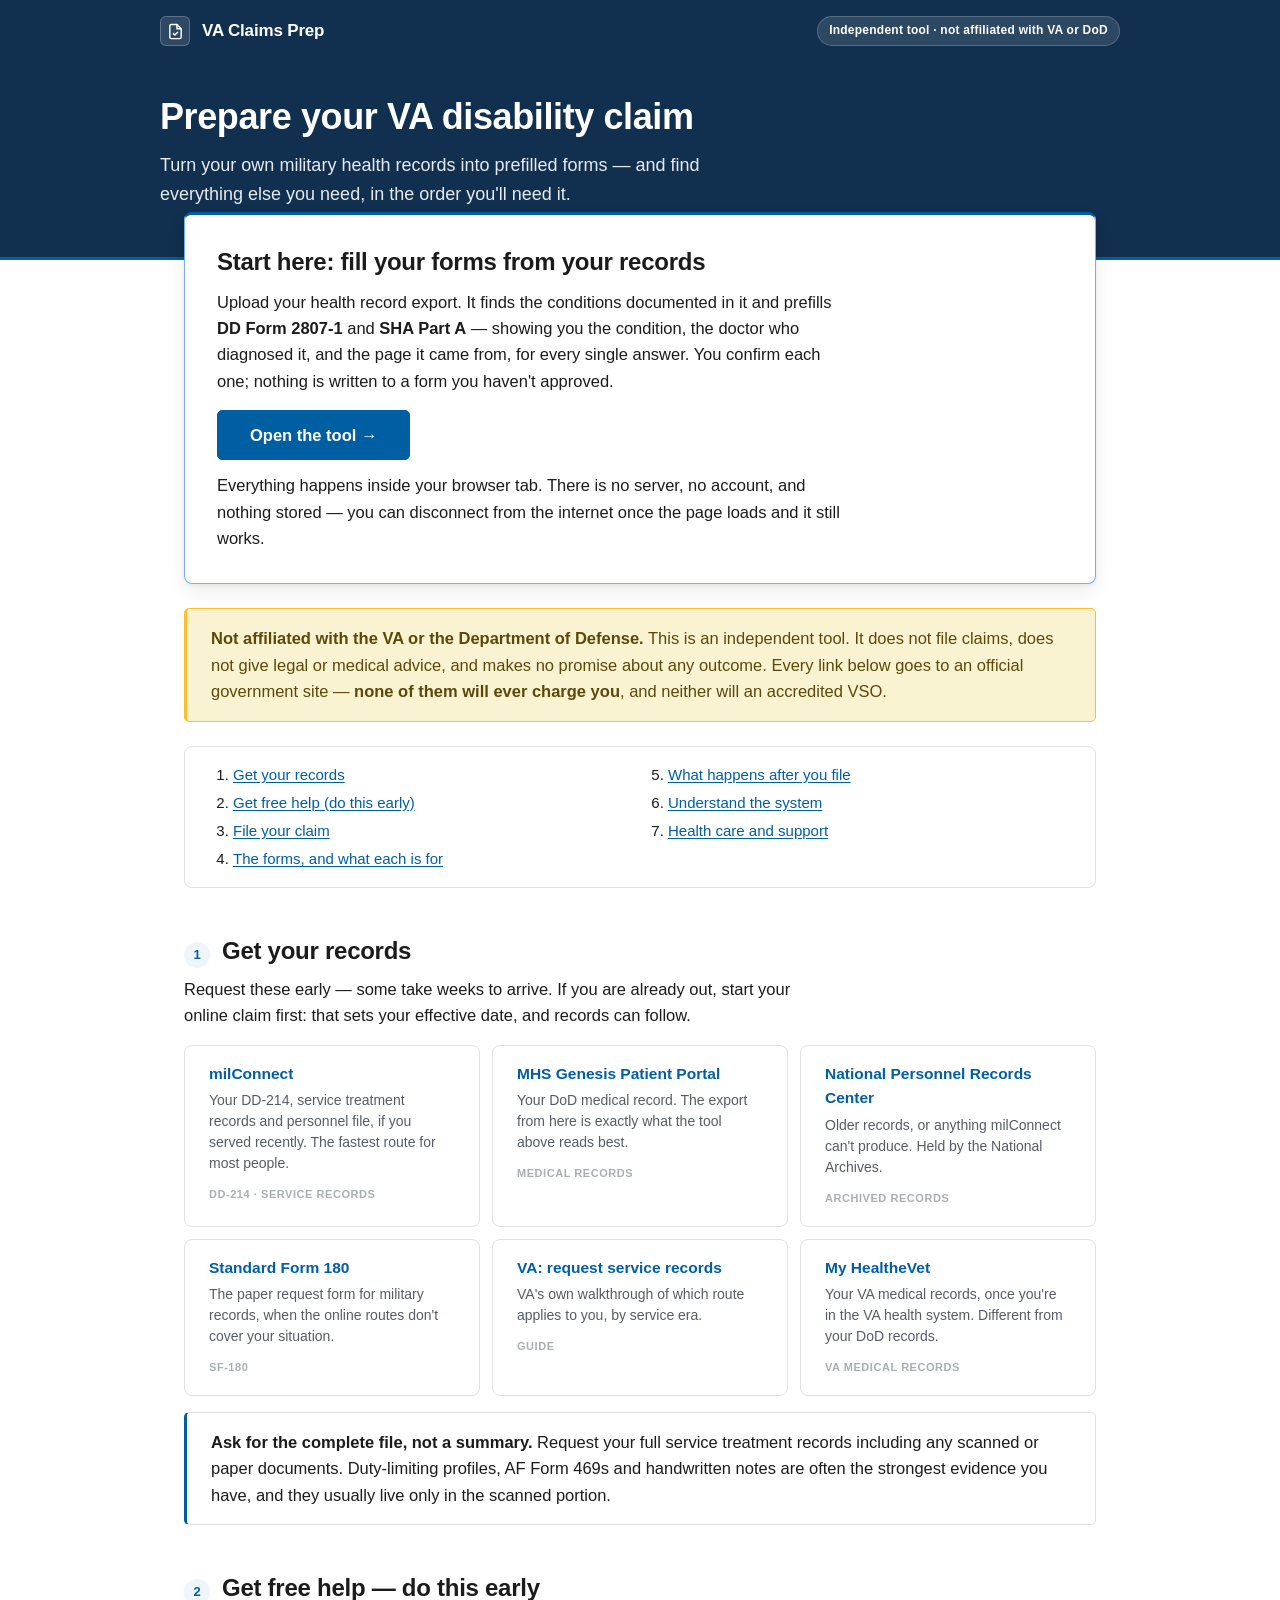
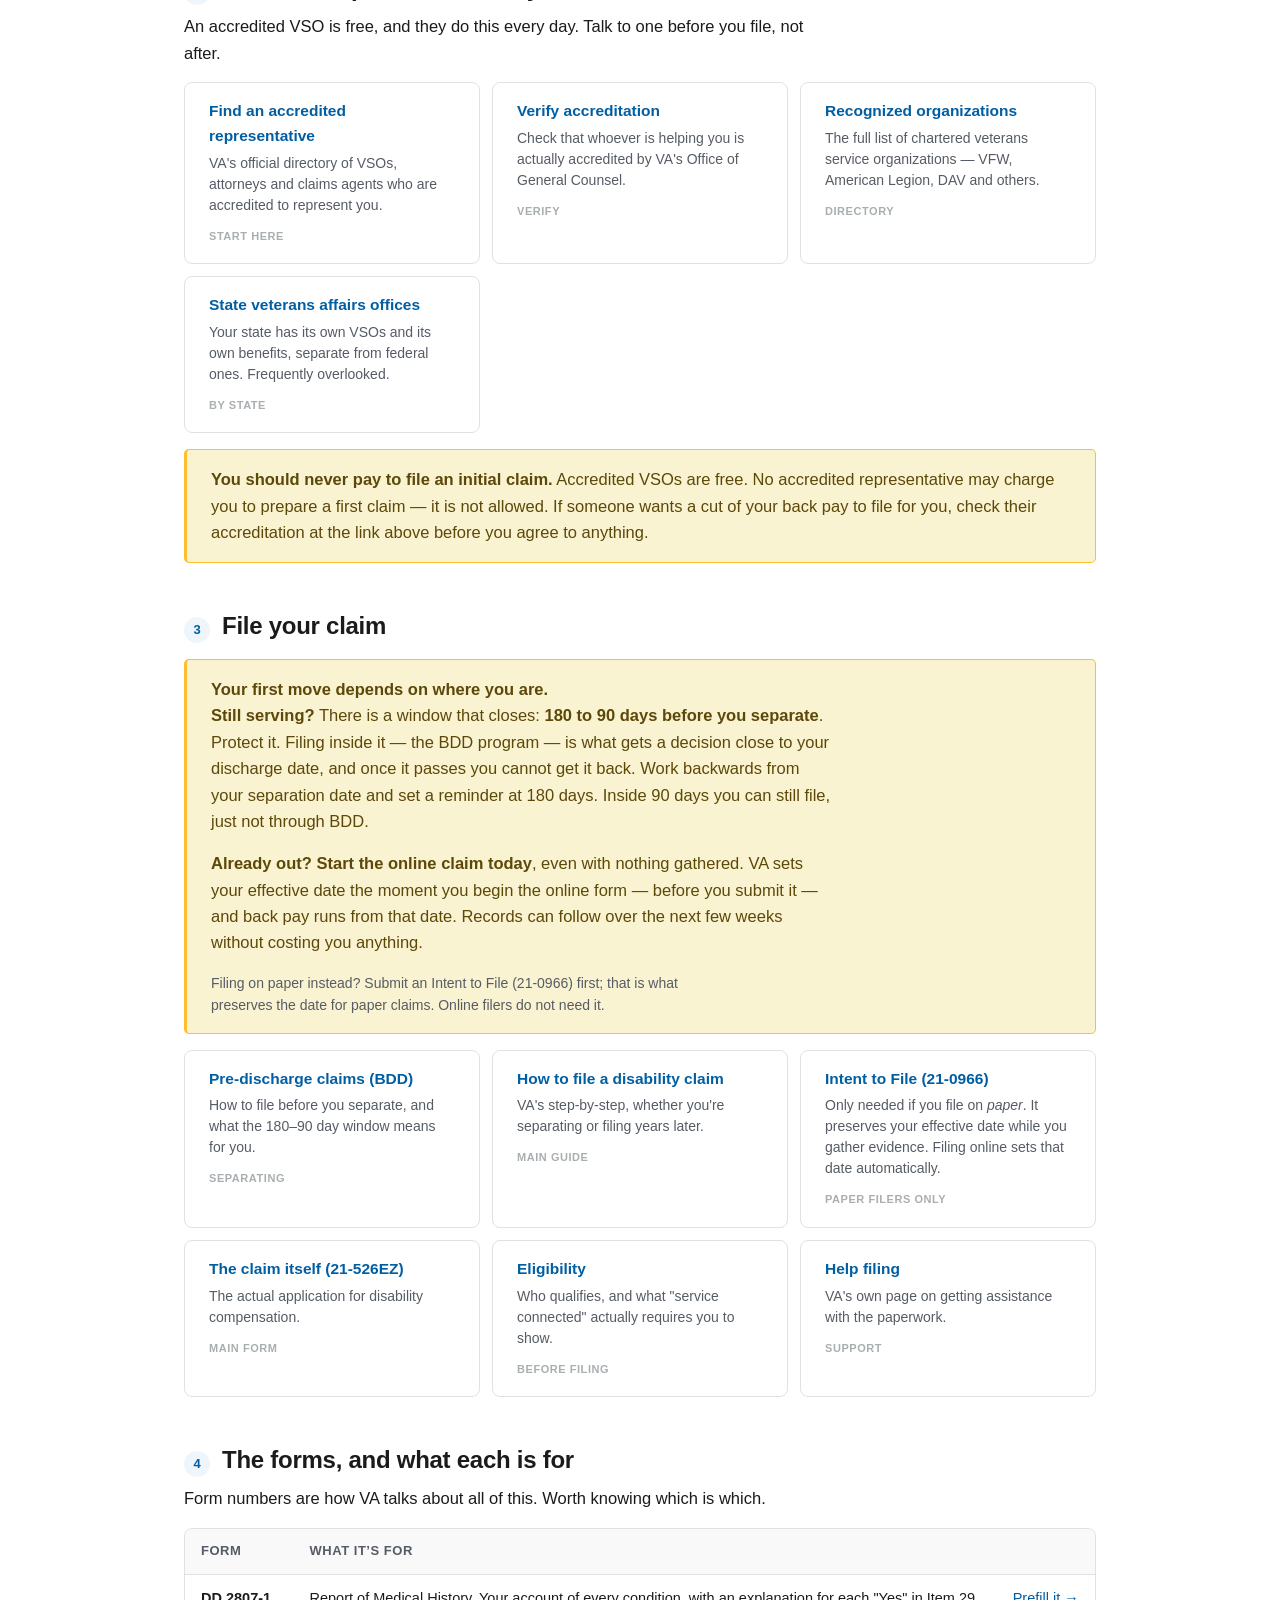
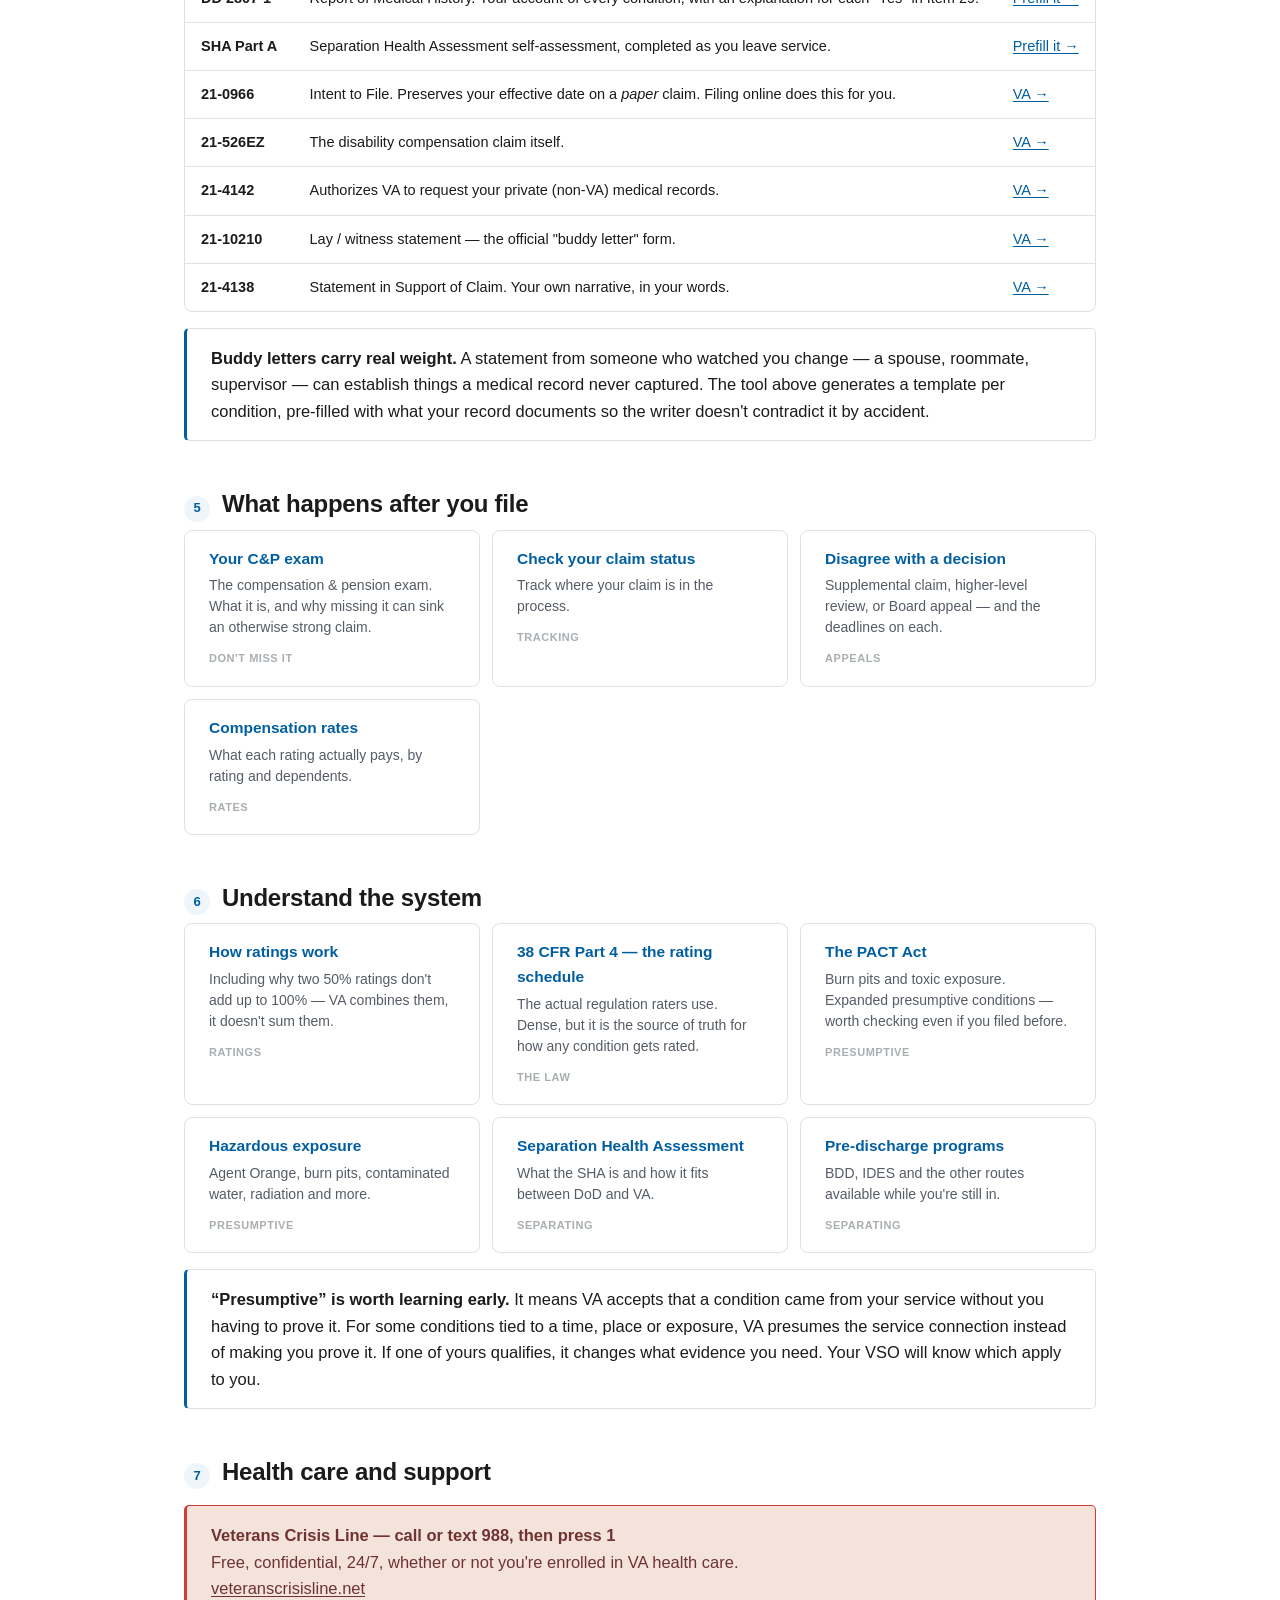
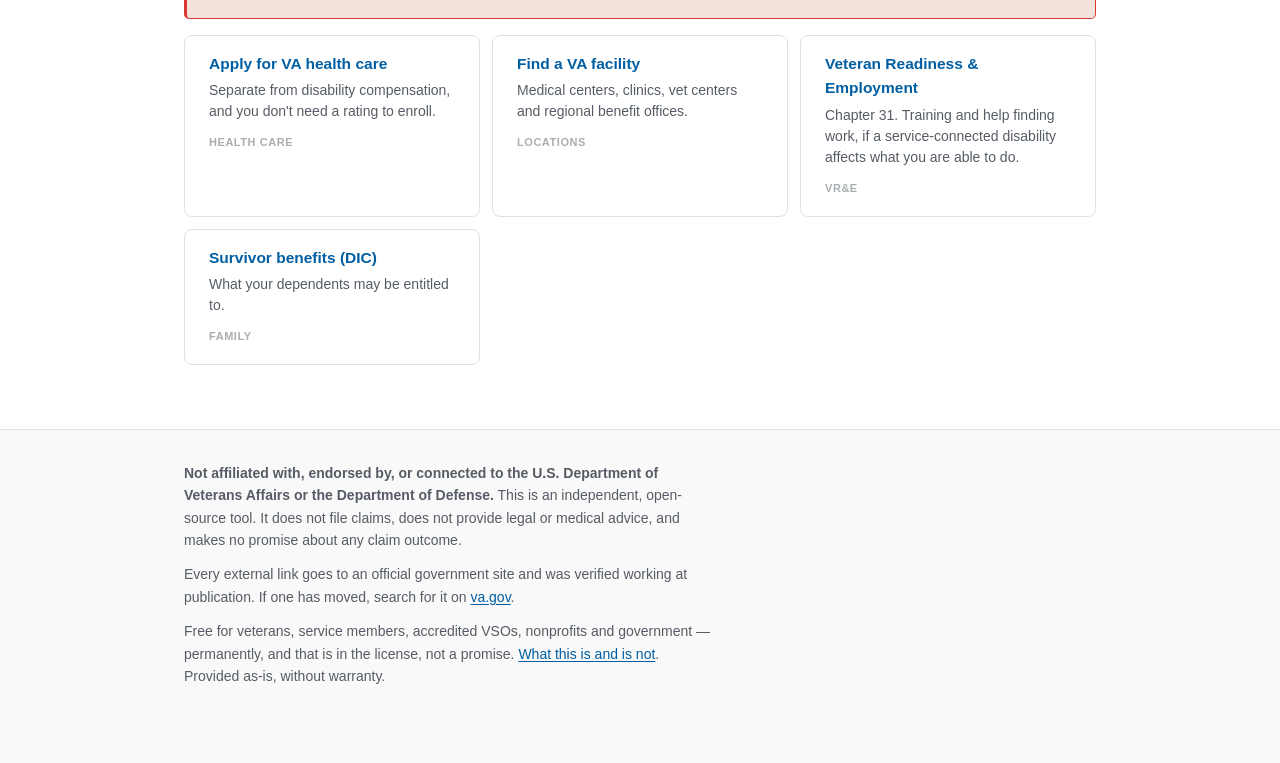
<file: docs/home/index.html>
<!doctype html>
<html lang="en">
<head>
<meta charset="utf-8">
<meta name="viewport" content="width=device-width, initial-scale=1">
<title>VA Claims Prep</title>
<meta name="description" content="Turn your military health records into prefilled VA forms, plus every link you need to file a disability claim.">
<link rel="stylesheet" href="../assets/base.css?v=eade33a7df">
<style>
/* Dashboard-specific only. */
.hero {
  background: var(--surface); border: 1px solid var(--brand-300);
  border-top: 3px solid var(--accent); border-radius: var(--radius);
  padding: var(--s6); margin: calc(var(--s7) * -1) 0 var(--s5);
  box-shadow: var(--shadow-md); position: relative;
}
/* The negative pull assumes the masthead copy fits on one or two lines. On a
   narrow screen it wraps to four, and the card lands 45px on top of it.
   Measured at 375px before this rule existed. */
@media (max-width: 720px) {
  .hero { margin-top: var(--s4); padding: var(--s5); }
  .masthead__hero { padding: var(--s5) 0 var(--s5); }
}
.hero h2 { margin-bottom: var(--s3); }
.section-head { display: flex; align-items: baseline; gap: var(--s3);
  margin: var(--s7) 0 var(--s2); }
.section-head__num {
  width: 26px; height: 26px; flex: 0 0 auto; border-radius: 50%;
  background: var(--accent-soft); color: var(--accent);
  display: grid; place-items: center; font-size: 13px; font-weight: 700;
}
.toc { background: var(--surface); border: 1px solid var(--line);
  border-radius: var(--radius); padding: var(--s4) var(--s5); margin: var(--s5) 0; }
.toc ol { margin: 0; padding-left: var(--s5); columns: 2; column-gap: var(--s6);
  font-size: 15px; }
@media (max-width: 640px) { .toc ol { columns: 1; } }
.toc li { margin-bottom: var(--s1); break-inside: avoid; }
</style>
</head>
<body>

<a class="skip-link" href="#main">Skip to content</a>

<header class="masthead">
  <div class="wrap masthead__bar">
    <a class="wordmark" href="../home/">
      <span class="wordmark__mark" aria-hidden="true">
        <svg viewBox="0 0 24 24" fill="none" stroke="currentColor" stroke-width="2"
             stroke-linecap="round" stroke-linejoin="round">
          <path d="M14 2H6a2 2 0 0 0-2 2v16a2 2 0 0 0 2 2h12a2 2 0 0 0 2-2V8z"/>
          <polyline points="14 2 14 8 20 8"/><polyline points="9 15 11 17 15 13"/>
        </svg>
      </span>
      VA Claims Prep
    </a>
    <span class="unofficial">Independent tool &middot; not affiliated with VA or DoD</span>
  </div>
  <div class="wrap masthead__hero">
    <h1>Prepare your VA disability claim</h1>
    <p>Turn your own military health records into prefilled forms — and find everything
       else you need, in the order you'll need it.</p>
  </div>
</header>

<main id="main">
<div class="wrap">

  <div class="hero">
    <h2>Start here: fill your forms from your records</h2>
    <p>Upload your health record export. It finds the conditions documented in it and
    prefills <b>DD Form 2807-1</b> and <b>SHA Part A</b> — showing you the condition, the
    doctor who diagnosed it, and the page it came from, for every single answer. You
    confirm each one; nothing is written to a form you haven't approved.</p>
    <a class="btn btn--lg" href="../form/">Open the tool →</a>
    <p class="sub" style="margin-top:12px;margin-bottom:0">Everything happens inside your
    browser tab. There is no server, no account, and nothing stored — you can disconnect
    from the internet once the page loads and it still works.</p>
  </div>

  <div class="note note--warn">
    <b>Not affiliated with the VA or the Department of Defense.</b>
    This is an independent tool. It does not file claims, does not give legal or medical
    advice, and makes no promise about any outcome. Every link below goes to an official
    government site — <b>none of them will ever charge you</b>, and neither will an
    accredited VSO.
  </div>

  <div class="toc">
    <ol>
      <li><a href="#records">Get your records</a></li>
      <li><a href="#help">Get free help (do this early)</a></li>
      <li><a href="#file">File your claim</a></li>
      <li><a href="#forms">The forms, and what each is for</a></li>
      <li><a href="#after">What happens after you file</a></li>
      <li><a href="#understand">Understand the system</a></li>
      <li><a href="#support">Health care and support</a></li>
    </ol>
  </div>

  <!-- ============================================================ -->
  <div class="section-head"><span class="section-head__num">1</span><h2 id="records">Get your records</h2></div>
  <p class="sub">Request these early — some take weeks to arrive. If you are already out,
  start your online claim first: that sets your effective date, and records can follow.</p>

  <div class="cards">
    <a class="card" href="https://milconnect.dmdc.osd.mil/milconnect/" target="_blank" rel="noopener">
      <span class="card__title">milConnect</span>
      <span class="card__desc">Your DD-214, service treatment records and personnel file, if you served
      recently. The fastest route for most people.</span>
      <span class="card__tag">DD-214 · service records</span></a>

    <a class="card" href="https://patientportal.mhsgenesis.health.mil/" target="_blank" rel="noopener">
      <span class="card__title">MHS Genesis Patient Portal</span>
      <span class="card__desc">Your DoD medical record. The export from here is exactly what the tool above
      reads best.</span>
      <span class="card__tag">Medical records</span></a>

    <a class="card" href="https://www.archives.gov/personnel-records-center" target="_blank" rel="noopener">
      <span class="card__title">National Personnel Records Center</span>
      <span class="card__desc">Older records, or anything milConnect can't produce. Held by the National
      Archives.</span>
      <span class="card__tag">Archived records</span></a>

    <a class="card" href="https://www.archives.gov/veterans/military-service-records/standard-form-180.html" target="_blank" rel="noopener">
      <span class="card__title">Standard Form 180</span>
      <span class="card__desc">The paper request form for military records, when the online routes don't
      cover your situation.</span>
      <span class="card__tag">SF-180</span></a>

    <a class="card" href="https://www.va.gov/records/get-military-service-records/" target="_blank" rel="noopener">
      <span class="card__title">VA: request service records</span>
      <span class="card__desc">VA's own walkthrough of which route applies to you, by service era.</span>
      <span class="card__tag">Guide</span></a>

    <a class="card" href="https://www.myhealth.va.gov/" target="_blank" rel="noopener">
      <span class="card__title">My HealtheVet</span>
      <span class="card__desc">Your VA medical records, once you're in the VA health system. Different from
      your DoD records.</span>
      <span class="card__tag">VA medical records</span></a>
  </div>

  <div class="note">
    <b>Ask for the complete file, not a summary.</b>
    Request your full service treatment records including any scanned or paper documents.
    Duty-limiting profiles, AF Form 469s and handwritten notes are often the strongest
    evidence you have, and they usually live only in the scanned portion.
  </div>

  <!-- ============================================================ -->
  <div class="section-head"><span class="section-head__num">2</span><h2 id="help">Get free help — do this early</h2></div>
  <p class="sub">An accredited VSO is free, and they do this every day. Talk to one before
  you file, not after.</p>

  <div class="cards">
    <a class="card" href="https://www.va.gov/get-help-from-accredited-representative/" target="_blank" rel="noopener">
      <span class="card__title">Find an accredited representative</span>
      <span class="card__desc">VA's official directory of VSOs, attorneys and claims agents who are
      accredited to represent you.</span>
      <span class="card__tag">Start here</span></a>

    <a class="card" href="https://www.va.gov/ogc/apps/accreditation/index.asp" target="_blank" rel="noopener">
      <span class="card__title">Verify accreditation</span>
      <span class="card__desc">Check that whoever is helping you is actually accredited by VA's Office of
      General Counsel.</span>
      <span class="card__tag">Verify</span></a>

    <a class="card" href="https://www.va.gov/vso/" target="_blank" rel="noopener">
      <span class="card__title">Recognized organizations</span>
      <span class="card__desc">The full list of chartered veterans service organizations — VFW, American
      Legion, DAV and others.</span>
      <span class="card__tag">Directory</span></a>

    <a class="card" href="https://www.va.gov/statedva.htm" target="_blank" rel="noopener">
      <span class="card__title">State veterans affairs offices</span>
      <span class="card__desc">Your state has its own VSOs and its own benefits, separate from federal
      ones. Frequently overlooked.</span>
      <span class="card__tag">By state</span></a>
  </div>

  <div class="note note--warn">
    <b>You should never pay to file an initial claim.</b>
    Accredited VSOs are free. No accredited representative may charge you to prepare a
    first claim &mdash; it is not allowed. If someone wants a cut of your back pay to
    file for you, check their accreditation at the link above before you agree to
    anything.
  </div>

  <!-- ============================================================ -->
  <div class="section-head"><span class="section-head__num">3</span><h2 id="file">File your claim</h2></div>

  <div class="note note--warn">
    <b>Your first move depends on where you are.</b>
    <p><b>Still serving?</b> There is a window that closes: <b>180 to 90 days before you separate</b>. Protect it.
    Filing inside it — the BDD program — is what gets a decision close to your discharge
    date, and once it passes you cannot get it back. Work backwards from your separation
    date and set a reminder at 180 days. Inside 90 days you can still file, just not
    through BDD.</p>
    <p><b>Already out?</b> <b>Start the online claim today</b>, even with nothing
    gathered. VA sets your effective date the moment you begin the online form — before
    you submit it — and back pay runs from that date. Records can follow over the next
    few weeks without costing you anything.</p>
    <p class="help" style="margin-top:var(--s3)">Filing on paper instead? Submit an Intent
    to File (21-0966) first; that is what preserves the date for paper claims. Online
    filers do not need it.</p>
  </div>

  <div class="cards">
    <a class="card" href="https://www.va.gov/disability/how-to-file-claim/when-to-file/pre-discharge-claim/" target="_blank" rel="noopener">
      <span class="card__title">Pre-discharge claims (BDD)</span>
      <span class="card__desc">How to file before you separate, and what the 180–90 day window means for
      you.</span>
      <span class="card__tag">Separating</span></a>

    <a class="card" href="https://www.va.gov/disability/how-to-file-claim/" target="_blank" rel="noopener">
      <span class="card__title">How to file a disability claim</span>
      <span class="card__desc">VA's step-by-step, whether you're separating or filing years later.</span>
      <span class="card__tag">Main guide</span></a>

    <a class="card" href="https://www.va.gov/forms/21-0966/" target="_blank" rel="noopener">
      <span class="card__title">Intent to File (21-0966)</span>
      <span class="card__desc">Only needed if you file on <em>paper</em>. It preserves your
      effective date while you gather evidence. Filing online sets that date
      automatically.</span>
      <span class="card__tag">Paper filers only</span></a>

    <a class="card" href="https://www.va.gov/disability/file-disability-claim-form-21-526ez/" target="_blank" rel="noopener">
      <span class="card__title">The claim itself (21-526EZ)</span>
      <span class="card__desc">The actual application for disability compensation.</span>
      <span class="card__tag">Main form</span></a>

    <a class="card" href="https://www.va.gov/disability/eligibility/" target="_blank" rel="noopener">
      <span class="card__title">Eligibility</span>
      <span class="card__desc">Who qualifies, and what "service connected" actually requires you to
      show.</span>
      <span class="card__tag">Before filing</span></a>

    <a class="card" href="https://www.va.gov/disability/get-help-filing-claim/" target="_blank" rel="noopener">
      <span class="card__title">Help filing</span>
      <span class="card__desc">VA's own page on getting assistance with the paperwork.</span>
      <span class="card__tag">Support</span></a>
  </div>

  <!-- ============================================================ -->
  <div class="section-head"><span class="section-head__num">4</span><h2 id="forms">The forms, and what each is for</h2></div>
  <p class="sub">Form numbers are how VA talks about all of this. Worth knowing which is
  which.</p>

  <div class="table-scroll"><table class="table table--stack">
    <thead><tr><th>Form</th><th>What it&rsquo;s for</th><th><span class="hidden">Link</span></th></tr></thead>
    <tbody>
    <tr><td data-label="Form"><b>DD 2807-1</b></td>
        <td data-label="What it&rsquo;s for">Report of Medical History. Your account of every condition, with an
        explanation for each "Yes" in Item&nbsp;29.</td>
        <td><a href="../form/">Prefill it →</a></td></tr>
    <tr><td data-label="Form"><b>SHA Part A</b></td>
        <td data-label="What it&rsquo;s for">Separation Health Assessment self-assessment, completed as you leave
        service.</td>
        <td><a href="../form/">Prefill it →</a></td></tr>
    <tr><td data-label="Form"><b>21-0966</b></td>
        <td data-label="What it&rsquo;s for">Intent to File. Preserves your effective date on a <em>paper</em>
        claim. Filing online does this for you.</td>
        <td><a href="https://www.va.gov/forms/21-0966/" target="_blank" rel="noopener">VA →</a></td></tr>
    <tr><td data-label="Form"><b>21-526EZ</b></td>
        <td data-label="What it&rsquo;s for">The disability compensation claim itself.</td>
        <td><a href="https://www.va.gov/disability/file-disability-claim-form-21-526ez/" target="_blank" rel="noopener">VA →</a></td></tr>
    <tr><td data-label="Form"><b>21-4142</b></td>
        <td data-label="What it&rsquo;s for">Authorizes VA to request your private (non-VA) medical records.</td>
        <td><a href="https://www.va.gov/forms/21-4142/" target="_blank" rel="noopener">VA →</a></td></tr>
    <tr><td data-label="Form"><b>21-10210</b></td>
        <td data-label="What it&rsquo;s for">Lay / witness statement — the official "buddy letter" form.</td>
        <td><a href="https://www.va.gov/forms/21-10210/" target="_blank" rel="noopener">VA →</a></td></tr>
    <tr><td data-label="Form"><b>21-4138</b></td>
        <td data-label="What it&rsquo;s for">Statement in Support of Claim. Your own narrative, in your words.</td>
        <td><a href="https://www.va.gov/forms/21-4138/" target="_blank" rel="noopener">VA →</a></td></tr>
    </tbody>
  </table></div>

  <div class="note">
    <b>Buddy letters carry real weight.</b>
    A statement from someone who watched you change — a spouse, roommate, supervisor —
    can establish things a medical record never captured. The tool above generates a
    template per condition, pre-filled with what your record documents so the writer
    doesn't contradict it by accident.
  </div>

  <!-- ============================================================ -->
  <div class="section-head"><span class="section-head__num">5</span><h2 id="after">What happens after you file</h2></div>

  <div class="cards">
    <a class="card" href="https://www.va.gov/disability/va-claim-exam/" target="_blank" rel="noopener">
      <span class="card__title">Your C&amp;P exam</span>
      <span class="card__desc">The compensation &amp; pension exam. What it is, and why missing it can sink
      an otherwise strong claim.</span>
      <span class="card__tag">Don't miss it</span></a>

    <a class="card" href="https://www.va.gov/claim-or-appeal-status/" target="_blank" rel="noopener">
      <span class="card__title">Check your claim status</span>
      <span class="card__desc">Track where your claim is in the process.</span>
      <span class="card__tag">Tracking</span></a>

    <a class="card" href="https://www.va.gov/decision-reviews/" target="_blank" rel="noopener">
      <span class="card__title">Disagree with a decision</span>
      <span class="card__desc">Supplemental claim, higher-level review, or Board appeal — and the deadlines
      on each.</span>
      <span class="card__tag">Appeals</span></a>

    <a class="card" href="https://www.va.gov/disability/compensation-rates/veteran-rates/" target="_blank" rel="noopener">
      <span class="card__title">Compensation rates</span>
      <span class="card__desc">What each rating actually pays, by rating and dependents.</span>
      <span class="card__tag">Rates</span></a>
  </div>

  <!-- ============================================================ -->
  <div class="section-head"><span class="section-head__num">6</span><h2 id="understand">Understand the system</h2></div>

  <div class="cards">
    <a class="card" href="https://www.va.gov/disability/about-disability-ratings/" target="_blank" rel="noopener">
      <span class="card__title">How ratings work</span>
      <span class="card__desc">Including why two 50% ratings don't add up to 100% — VA combines them, it
      doesn't sum them.</span>
      <span class="card__tag">Ratings</span></a>

    <a class="card" href="https://www.ecfr.gov/current/title-38/chapter-I/part-4" target="_blank" rel="noopener">
      <span class="card__title">38 CFR Part 4 — the rating schedule</span>
      <span class="card__desc">The actual regulation raters use. Dense, but it is the source of truth for
      how any condition gets rated.</span>
      <span class="card__tag">The law</span></a>

    <a class="card" href="https://www.va.gov/resources/the-pact-act-and-your-va-benefits/" target="_blank" rel="noopener">
      <span class="card__title">The PACT Act</span>
      <span class="card__desc">Burn pits and toxic exposure. Expanded presumptive conditions — worth
      checking even if you filed before.</span>
      <span class="card__tag">Presumptive</span></a>

    <a class="card" href="https://www.va.gov/disability/eligibility/hazardous-materials-exposure/" target="_blank" rel="noopener">
      <span class="card__title">Hazardous exposure</span>
      <span class="card__desc">Agent Orange, burn pits, contaminated water, radiation and more.</span>
      <span class="card__tag">Presumptive</span></a>

    <a class="card" href="https://www.health.mil/Military-Health-Topics/Health-Readiness/Separation-Health-Assessment" target="_blank" rel="noopener">
      <span class="card__title">Separation Health Assessment</span>
      <span class="card__desc">What the SHA is and how it fits between DoD and VA.</span>
      <span class="card__tag">Separating</span></a>

    <a class="card" href="https://www.benefits.va.gov/predischarge/" target="_blank" rel="noopener">
      <span class="card__title">Pre-discharge programs</span>
      <span class="card__desc">BDD, IDES and the other routes available while you're still in.</span>
      <span class="card__tag">Separating</span></a>
  </div>

  <div class="note">
    <b>&ldquo;Presumptive&rdquo; is worth learning early.</b>
    It means VA accepts that a condition came from your service without you having to
    prove it.
    For some conditions tied to a time, place or exposure, VA presumes the service
    connection instead of making you prove it. If one of yours qualifies, it changes what
    evidence you need. Your VSO will know which apply to you.
  </div>

  <!-- ============================================================ -->
  <div class="section-head"><span class="section-head__num">7</span><h2 id="support">Health care and support</h2></div>

  <div class="note note--err">
    <b>Veterans Crisis Line — call or text 988, then press 1</b>
    <p>Free, confidential, 24/7, whether or not you're enrolled in VA health care.
    <a href="https://www.veteranscrisisline.net/" target="_blank" rel="noopener">veteranscrisisline.net</a></p>
  </div>

  <div class="cards">
    <a class="card" href="https://www.va.gov/health-care/how-to-apply/" target="_blank" rel="noopener">
      <span class="card__title">Apply for VA health care</span>
      <span class="card__desc">Separate from disability compensation, and you don't need a rating to
      enroll.</span>
      <span class="card__tag">Health care</span></a>

    <a class="card" href="https://www.va.gov/find-locations/" target="_blank" rel="noopener">
      <span class="card__title">Find a VA facility</span>
      <span class="card__desc">Medical centers, clinics, vet centers and regional benefit offices.</span>
      <span class="card__tag">Locations</span></a>

    <a class="card" href="https://www.va.gov/careers-employment/vocational-rehabilitation/" target="_blank" rel="noopener">
      <span class="card__title">Veteran Readiness &amp; Employment</span>
      <span class="card__desc">Chapter 31. Training and help finding work, if a
      service-connected disability affects what you are able to do.</span>
      <span class="card__tag">VR&amp;E</span></a>

    <a class="card" href="https://www.va.gov/disability/survivor-dic-rates/" target="_blank" rel="noopener">
      <span class="card__title">Survivor benefits (DIC)</span>
      <span class="card__desc">What your dependents may be entitled to.</span>
      <span class="card__tag">Family</span></a>
  </div>

</div>

</main>

<footer class="site-footer">
  <div class="wrap">
    <p><strong>Not affiliated with, endorsed by, or connected to the U.S. Department of
    Veterans Affairs or the Department of Defense.</strong> This is an independent,
    open-source tool. It does not file claims, does not provide legal or medical advice,
    and makes no promise about any claim outcome.</p>
    <p>Every external link goes to an official government site and was verified working
    at publication. If one has moved, search for it on
    <a href="https://www.va.gov/">va.gov</a>.</p>
    <p>Free for veterans, service members, accredited VSOs, nonprofits and
    government &mdash; permanently, and that is in the license, not a promise.
    <a href="../disclaimer/">What this is and is not</a>. Provided as-is, without
    warranty.</p>
  </div>
</footer>

</body>
</html>
</file>
<file: docs/assets/base.css>
/* ============================================================================
   VA Claims Prep — design system
   ============================================================================

   The palette matches VA.gov, which is built on the U.S. Web Design System.
   That is a usability decision, not a branding one: a veteran who has spent
   the week on VA.gov reads this without reorienting.

   LIGHT ONLY, on purpose. VA.gov has no dark mode, so honouring the system
   dark preference produced a near-black interface that looked nothing like
   the site people arrive from — and this tool's whole output is black text
   on white paper. Following the OS here actively worked against the goal.
   Re-adding a dark theme is a matter of restoring a
   prefers-color-scheme block; it was removed deliberately, not overlooked.

   What is NOT borrowed, and must never be: the VA seal, the federal banner,
   .gov naming, or any suggestion of affiliation. The masthead carries a
   permanent "not affiliated" marker so the familiarity is never mistaken
   for endorsement. Colour is orientation; provenance is stated in words.

   The audience includes people with visual, motor and cognitive
   disabilities, which makes accessibility a functional requirement rather
   than a polish item: real focus rings, AA contrast, reduced-motion
   support, and hit targets that work with a tremor.
   ========================================================================= */

/* --------------------------------------------------------------- tokens */
:root {
  /* Neutrals — a warm-leaning ramp; pure grey reads clinical and cheap. */
  --n-0:  #ffffff;
  --n-25: #fcfcfc;
  --n-50: #f9f9f9;
  --n-100:#f0f0f0;
  --n-200:#dfe1e2;   /* USWDS base-lighter, VA's standard rule colour */
  --n-300:#c9c9c9;
  --n-400:#a9aeb1;
  --n-500:#71767a;   /* USWDS base */
  --n-600:#565c65;
  --n-700:#3d4551;
  --n-800:#2d2e2f;
  --n-900:#1b1b1b;   /* USWDS ink */

  /* USWDS-family blues — the palette VA's own properties are built on. */
  --brand-50: #eff6fb;   /* USWDS primary-lightest */
  --brand-100:#d9e8f6;
  --brand-200:#aacdec;
  --brand-300:#73b3e7;   /* primary-light */
  --brand-500:#0071bc;
  --brand-600:#005ea2;   /* USWDS primary — VA's link and button blue */
  --brand-700:#1a4480;   /* primary-dark */
  --brand-800:#162e51;   /* primary-darker — VA's header navy */
  --brand-900:#112f4e;

  /* USWDS accent + status hues. */
  --accent-warm:#fa9441;
  --accent-cool:#00bde3;

  --ok-bg:#ecf3ec;   --ok-line:#00a91c;   --ok-ink:#154c21;
  --warn-bg:#faf3d1; --warn-line:#ffbe2e; --warn-ink:#5c4809;
  --err-bg:#f4e3db;  --err-line:#d83933;  --err-ink:#6f3331;

  --ink:        var(--n-900);
  --ink-muted:  var(--n-600);
  --ink-subtle: var(--n-400);
  --surface:    var(--n-0);
  --surface-alt:var(--n-50);
  --page:       var(--n-0);
  --line:       var(--n-200);
  --line-strong:var(--n-300);
  --accent:     var(--brand-600);
  --accent-ink: var(--brand-700);
  --accent-soft:var(--brand-50);

  --radius: 8px;
  --radius-sm: 5px;

  /* 4px rhythm */
  --s1:4px; --s2:8px; --s3:12px; --s4:16px; --s5:24px;
  --s6:32px; --s7:48px; --s8:64px;

  --shadow-sm: 0 1px 2px rgba(23,23,20,.06), 0 1px 3px rgba(23,23,20,.04);
  --shadow-md: 0 2px 4px rgba(23,23,20,.06), 0 8px 20px rgba(23,23,20,.07);

  --font: ui-sans-serif, -apple-system, BlinkMacSystemFont, "Segoe UI",
          Roboto, "Helvetica Neue", Arial, sans-serif;
  --font-mono: ui-monospace, SFMono-Regular, "SF Mono", Menlo, Consolas,
               "Liberation Mono", monospace;

  --measure: 68ch;
}



/* ---------------------------------------------------------------- reset */
*, *::before, *::after { box-sizing: border-box; }
html { -webkit-text-size-adjust: 100%; }
body {
  margin: 0;
  background: var(--page);
  color: var(--ink);
  font-family: var(--font);
  font-size: 16.5px;
  line-height: 1.6;
  -webkit-font-smoothing: antialiased;
  text-rendering: optimizeLegibility;
}

/* Respect a stated preference for less motion. */
@media (prefers-reduced-motion: reduce) {
  *, *::before, *::after {
    animation-duration: .01ms !important;
    animation-iteration-count: 1 !important;
    transition-duration: .01ms !important;
    scroll-behavior: auto !important;
  }
}

/* ------------------------------------------------------------ typography */
h1, h2, h3 { line-height: 1.25; letter-spacing: -.011em; margin: 0; }
h1 { font-size: clamp(28px, 3.4vw, 36px); font-weight: 700; }
h2 { font-size: clamp(20px, 2.2vw, 24px); font-weight: 650; }
h3 { font-size: 17px; font-weight: 650; }
p  { margin: 0 0 var(--s4); max-width: var(--measure); }
a  { color: var(--accent); text-underline-offset: 2px; }
a:hover { color: var(--accent-ink); }
strong, b { font-weight: 650; }
small { font-size: 13.5px; }
.mono { font-family: var(--font-mono); font-size: .9em; }

.lede { font-size: 17.5px; color: var(--ink-muted); max-width: var(--measure); }
.muted { color: var(--ink-muted); }
.help { color: var(--ink-muted); font-size: 14px; margin: var(--s2) 0 0;
        max-width: var(--measure); }

/* ---------------------------------------------------------------- layout */
.wrap { max-width: 960px; margin: 0 auto; padding: 0 var(--s5); }
.wrap--narrow { max-width: 780px; }
.stack > * + * { margin-top: var(--s4); }

/* Keyboard users must always be able to see where they are. */
:focus-visible {
  outline: 3px solid var(--brand-600);
  outline-offset: 2px;
  border-radius: 3px;
}
.skip-link {
  position: absolute; left: -9999px; top: 0; z-index: 100;
  background: var(--accent); color: #fff; padding: var(--s3) var(--s4);
  border-radius: 0 0 var(--radius-sm) 0; font-weight: 600;
}
.skip-link:focus { left: 0; }

/* ---------------------------------------------------------------- header */
.masthead {
  background: var(--brand-900);
  color: #fff;
  border-bottom: 3px solid var(--brand-600);
}

.masthead a { color: #fff; }
.masthead__bar {
  display: flex; align-items: center; justify-content: space-between;
  gap: var(--s4); padding: var(--s4) 0; flex-wrap: wrap;
}
.wordmark {
  display: flex; align-items: center; gap: var(--s3);
  font-weight: 700; font-size: 17px; letter-spacing: -.01em;
  text-decoration: none; color: #fff;
}
.wordmark__mark {
  width: 30px; height: 30px; border-radius: 6px; flex: 0 0 auto;
  background: rgba(255,255,255,.13);
  border: 1px solid rgba(255,255,255,.22);
  display: grid; place-items: center;
}
.wordmark__mark svg { width: 17px; height: 17px; display: block; }

/* States the relationship plainly and permanently. */
.unofficial {
  font-size: 12px; font-weight: 600; letter-spacing: .02em;
  background: rgba(255,255,255,.12); border: 1px solid rgba(255,255,255,.2);
  color: #fff; padding: 4px 11px; border-radius: 999px; white-space: nowrap;
}

.masthead__hero { padding: var(--s6) 0 var(--s7); }
.masthead__hero h1 { color: #fff; margin-bottom: var(--s3); }
.masthead__hero p { color: rgba(255,255,255,.9); font-size: 18px;
                    max-width: 60ch; margin: 0; }

/* ----------------------------------------------------------- components */
.panel {
  background: var(--surface); border: 1px solid var(--line);
  border-radius: var(--radius); padding: var(--s5);
  box-shadow: var(--shadow-sm);
}
.panel--raised { box-shadow: var(--shadow-md); }
.panel--accent { border: 1px solid var(--brand-300); border-top: 3px solid var(--accent); }

.note {
  border: 1px solid var(--line); border-left: 3px solid var(--accent);
  background: var(--surface); border-radius: var(--radius-sm);
  padding: var(--s4) var(--s5); margin: var(--s4) 0;
}
.note > :last-child { margin-bottom: 0; }
.note__title { display: block; font-weight: 650; margin-bottom: var(--s2); }
.note--warn { background: var(--warn-bg); border-color: var(--warn-line);
              border-left-color: var(--warn-line); color: var(--warn-ink); }
.note--err  { background: var(--err-bg); border-color: var(--err-line);
              border-left-color: var(--err-line); color: var(--err-ink); }
.note--ok   { background: var(--ok-bg); border-color: var(--ok-line);
              border-left-color: var(--ok-line); color: var(--ok-ink); }
.note--warn a, .note--err a, .note--ok a { color: inherit; }

/* Buttons — 44px min height, which is the accessible target size and also
   simply easier to hit. */
.btn {
  display: inline-flex; align-items: center; justify-content: center;
  gap: var(--s2); min-height: 44px; padding: 0 var(--s5);
  background: var(--accent); color: #fff; border: 1px solid var(--accent);
  border-radius: var(--radius-sm); font: inherit; font-weight: 600;
  font-size: 15.5px; cursor: pointer; text-decoration: none;
  transition: background .13s ease, border-color .13s ease;
}
.btn:hover { background: var(--accent-ink); border-color: var(--accent-ink);
             color: #fff; }
.btn:disabled { opacity: .45; cursor: not-allowed; }
.btn--secondary { background: var(--surface); color: var(--accent);
                  border-color: var(--line-strong); }
.btn--secondary:hover { background: var(--accent-soft); color: var(--accent-ink);
                        border-color: var(--accent); }
.btn--ghost { background: transparent; border-color: transparent;
              color: var(--accent); padding: 0 var(--s3); min-height: 36px; }
.btn--ghost:hover { background: var(--accent-soft); border-color: transparent; }
.btn--lg { min-height: 50px; font-size: 16.5px; padding: 0 var(--s6); }

/* Forms */
.field { margin-bottom: var(--s5); max-width: 560px; }
.field__label { display: block; font-weight: 600; font-size: 14.5px;
                margin-bottom: var(--s2); color: var(--ink); }
.field__req { color: var(--err-line); font-weight: 500; font-size: 12.5px;
              margin-left: var(--s1); }
input[type=text], input[type=date], input[type=email], select, textarea {
  width: 100%; min-height: 44px; padding: 10px var(--s3);
  border: 1px solid var(--line-strong); border-radius: var(--radius-sm);
  background: var(--surface); color: var(--ink);
  font: inherit; font-size: 15.5px;
  transition: border-color .13s ease, box-shadow .13s ease;
}
textarea { min-height: 88px; line-height: 1.55; resize: vertical; }
input:hover, select:hover, textarea:hover { border-color: var(--n-400); }
input:focus, select:focus, textarea:focus {
  border-color: var(--accent); box-shadow: 0 0 0 3px var(--accent-soft);
  outline: none;
}
select {
  appearance: none;
  background-image: linear-gradient(45deg, transparent 50%, var(--ink-muted) 50%),
                    linear-gradient(135deg, var(--ink-muted) 50%, transparent 50%);
  background-position: calc(100% - 19px) 50%, calc(100% - 14px) 50%;
  background-size: 5px 5px, 5px 5px;
  background-repeat: no-repeat;
  padding-right: var(--s6);
}

/* Tables */
.table { width: 100%; border-collapse: separate; border-spacing: 0;
         font-size: 14.5px; background: var(--surface);
         border: 1px solid var(--line); border-radius: var(--radius);
         overflow: hidden; }
.table th, .table td { padding: var(--s3) var(--s4); text-align: left;
                       vertical-align: top; border-bottom: 1px solid var(--line); }
.table th { background: var(--surface-alt); font-weight: 650; font-size: 13px;
            text-transform: uppercase; letter-spacing: .04em;
            color: var(--ink-muted); }
.table tr:last-child td { border-bottom: 0; }
.table-scroll { overflow-x: auto; }

/* Badges */
.badge {
  display: inline-flex; align-items: center; gap: 5px;
  font-size: 11.5px; font-weight: 700; letter-spacing: .045em;
  text-transform: uppercase; padding: 3px 9px; border-radius: 999px;
  border: 1px solid transparent; white-space: nowrap;
}
.badge--ok   { background: var(--ok-bg);   color: var(--ok-ink);   border-color: var(--ok-line); }
.badge--warn { background: var(--warn-bg); color: var(--warn-ink); border-color: var(--warn-line); }
.badge--err  { background: var(--err-bg);  color: var(--err-ink);  border-color: var(--err-line); }
.badge--neutral { background: var(--surface-alt); color: var(--ink-muted);
                  border-color: var(--line); }

/* Progress stepper */
.steps { background: var(--surface); border-bottom: 1px solid var(--line); }
.steps__list { display: flex; list-style: none; margin: 0; padding: 0;
               overflow-x: auto; }
.steps__item {
  display: flex; align-items: center; gap: var(--s2);
  padding: var(--s3) var(--s4) var(--s3) 0; font-size: 13.5px;
  color: var(--ink-subtle); white-space: nowrap;
}
.steps__num {
  width: 22px; height: 22px; border-radius: 50%; flex: 0 0 auto;
  display: grid; place-items: center; font-size: 11.5px; font-weight: 700;
  background: var(--surface-alt); color: var(--ink-subtle);
  border: 1px solid var(--line-strong);
}
.steps__item[aria-current="step"] { color: var(--accent); font-weight: 650; }
.steps__item[aria-current="step"] .steps__num {
  background: var(--accent); color: #fff; border-color: var(--accent);
}
.steps__item[data-done="true"] { color: var(--ok-ink); }
.steps__item[data-done="true"] .steps__num {
  background: var(--ok-bg); color: var(--ok-ink); border-color: var(--ok-line);
}

/* Cards */
.cards { display: grid; gap: var(--s3);
         grid-template-columns: repeat(auto-fit, minmax(262px, 1fr)); }
.card {
  display: block; background: var(--surface); border: 1px solid var(--line);
  border-radius: var(--radius); padding: var(--s4) var(--s5);
  text-decoration: none; color: inherit;
  transition: border-color .13s ease, box-shadow .13s ease, transform .13s ease;
}
.card:hover { border-color: var(--brand-300); box-shadow: var(--shadow-md);
              transform: translateY(-1px); color: inherit; }
.card__title { display: block; color: var(--accent); font-weight: 650;
               font-size: 15.5px; margin-bottom: var(--s1); }
.card__desc { display: block; color: var(--ink-muted); font-size: 14px;
              line-height: 1.5; }
.card__tag { display: inline-block; margin-top: var(--s3); font-size: 11px;
             text-transform: uppercase; letter-spacing: .05em; font-weight: 700;
             color: var(--ink-subtle); }

/* Spinner */
.spinner {
  width: 18px; height: 18px; flex: 0 0 auto; border-radius: 50%;
  border: 2.5px solid var(--line-strong); border-top-color: var(--accent);
  animation: spin .8s linear infinite;
}
@keyframes spin { to { transform: rotate(360deg); } }
.status-row { display: flex; align-items: flex-start; gap: var(--s3);
              background: var(--surface); border: 1px solid var(--line);
              border-radius: var(--radius); padding: var(--s4) var(--s5); }

/* Footer */
.site-footer { border-top: 1px solid var(--line); margin-top: var(--s8);
               padding: var(--s6) 0 var(--s8); background: var(--surface-alt); }
.site-footer p { color: var(--ink-muted); font-size: 14px;
                 margin-bottom: var(--s3); }

.hidden { display: none !important; }

/* A document tool gets printed. Make that not look broken. */
@media print {
  .masthead, .steps, .site-footer, .btn, .skip-link { display: none !important; }
  body { background: #fff; color: #000; font-size: 11pt; }
  .panel, .note, .card { border: 1px solid #999; box-shadow: none;
                         break-inside: avoid; }
  a[href^="http"]::after { content: " (" attr(href) ")"; font-size: 9pt;
                           color: #444; word-break: break-all; }
}

/* ------------------------------------------------- review-step controls
   47 individual decisions is where someone abandons the process, and an
   abandoned claim means an unpaid one. These exist to make a long review
   feel finite: a live count of what is left, bulk actions for the obvious
   cases, and the weak tier folded away until it is wanted. */
.reviewbar {
  position: sticky; top: 0; z-index: 20;
  display: flex; align-items: center; gap: var(--s4); flex-wrap: wrap;
  background: var(--surface); border: 1px solid var(--line);
  border-radius: var(--radius); padding: var(--s3) var(--s4);
  margin-bottom: var(--s4); box-shadow: var(--shadow-sm);
}
.reviewbar__count { font-weight: 650; font-size: 15px; }
.reviewbar__count b { color: var(--brand-600); }
.reviewbar__actions { display: flex; gap: var(--s2); flex-wrap: wrap;
                      margin-left: auto; }
.progressbar { height: 5px; border-radius: 999px; background: var(--n-100);
               overflow: hidden; flex: 1 1 120px; min-width: 90px; }
.progressbar__fill { height: 100%; background: var(--brand-600);
                     border-radius: 999px; transition: width .2s ease; }

details.tier-group { margin: var(--s5) 0 0; }
details.tier-group > summary {
  cursor: pointer; list-style: none; padding: var(--s3) var(--s4);
  background: var(--surface-alt); border: 1px solid var(--line);
  border-radius: var(--radius); font-weight: 650; font-size: 15px;
  display: flex; align-items: center; gap: var(--s2);
}
details.tier-group > summary::-webkit-details-marker { display: none; }
details.tier-group > summary::before {
  content: "\25B8"; color: var(--ink-muted); transition: transform .15s ease;
}
details.tier-group[open] > summary::before { transform: rotate(90deg); }
details.tier-group > summary:hover { border-color: var(--brand-300); }
details.tier-group > div { padding-top: var(--s3); }

/* A decided card recedes, so what is left stands out. */
.proposal[data-decided="true"] { opacity: .62; }
.proposal[data-decided="true"]:hover,
.proposal[data-decided="true"]:focus-within { opacity: 1; }

/* On a phone the full stepper scrolls sideways, which hides the last steps
   and gives no sense of how much is left. Collapse it to the current step
   plus a position count, which is what the member actually needs to know. */
@media (max-width: 720px) {
  .steps__list { overflow: visible; }
  .steps__item { display: none; }
  .steps__item[aria-current="step"] {
    display: flex; width: 100%; font-size: 15px; padding-right: 0;
  }
  .steps__item[aria-current="step"]::after {
    content: "Step " attr(data-pos) " of 5";
    margin-left: auto; font-size: 13px; font-weight: 500;
    color: var(--ink-muted);
  }
  .steps__track { display: block; height: 3px; background: var(--n-100); }
  .steps__track > i { display: block; height: 100%; background: var(--brand-600);
                      transition: width .2s ease; }

  .reviewbar { position: static; }
  .reviewbar__actions { margin-left: 0; width: 100%; }
  .reviewbar__actions .btn { width: 100%; }
  .proposal__choices { gap: var(--s3); flex-direction: column;
                       align-items: flex-start; }
  .wrap { padding: 0 var(--s4); }
  .masthead__bar { gap: var(--s2); }
  .unofficial { font-size: 11px; white-space: normal; }
  /* A single-column card grid beats two cramped ones. */
  .cards { grid-template-columns: 1fr; }
  .proposal__cite { overflow-wrap: anywhere; }

  /* A three-column table cannot survive a 375px screen: the first column
     collapses to about 40px and `word-break` then stacks "DD 2807-1" one
     character per line. Below this width each row becomes its own block
     with its header shown as a label, which is the only layout that keeps
     a form number readable on a phone. */
  .table--stack thead { position: absolute; width: 1px; height: 1px;
                        overflow: hidden; clip: rect(0 0 0 0); }
  .table--stack, .table--stack tbody, .table--stack tr, .table--stack td {
    display: block; width: 100%; }
  .table--stack tr {
    border-bottom: 1px solid var(--line); padding: var(--s4) var(--s4) var(--s3); }
  .table--stack tr:last-child { border-bottom: 0; }
  .table--stack td { border: 0; padding: 0 0 var(--s2); }
  .table--stack td[data-label]::before {
    content: attr(data-label); display: block;
    font-size: 11.5px; font-weight: 700; letter-spacing: .05em;
    text-transform: uppercase; color: var(--ink-muted); margin-bottom: 2px;
  }
  .table--stack td:first-child { font-weight: 700; font-size: 16px;
                                 color: var(--accent); }
  .btn--lg { width: 100%; }
  .masthead__hero h1 { font-size: 27px; }
}
/* Anything that could carry an unbreakable string. */
.card__title, .card__desc, .proposal__q, .download__name { overflow-wrap: anywhere; }

/* An inline destructive action inside body text. Reads as a link because it
   sits mid-sentence, but it is a button: it acts, it doesn't navigate. */
.linkbtn {
  background: none;
  border: 0;
  padding: 0;
  font: inherit;
  color: var(--accent);
  text-decoration: underline;
  cursor: pointer;
}
.linkbtn:hover { color: var(--accent-ink); }
.linkbtn:focus-visible {
  outline: 3px solid var(--brand-600);
  outline-offset: 2px;
}


/* A tick-list row. The audience includes people with tremor and with one
   hand on a phone, so the whole row is the target, not the 13px box. */
.checkrow {
  display: flex;
  gap: var(--s3);
  align-items: flex-start;
  padding: var(--s3);
  border-radius: 6px;
  cursor: pointer;
  min-height: 44px;
}
.checkrow:hover { background: var(--n-50); }
.checkrow:focus-within { outline: 3px solid var(--brand-600); outline-offset: -3px; }
.checkrow input { margin-top: 0.2em; width: 20px; height: 20px; flex: none; }
.checkrow > span { display: block; }
.checkrow .help { display: block; margin: var(--s1) 0 0; }
.checkrow:has(input:checked) { background: var(--brand-50); }
</file>
